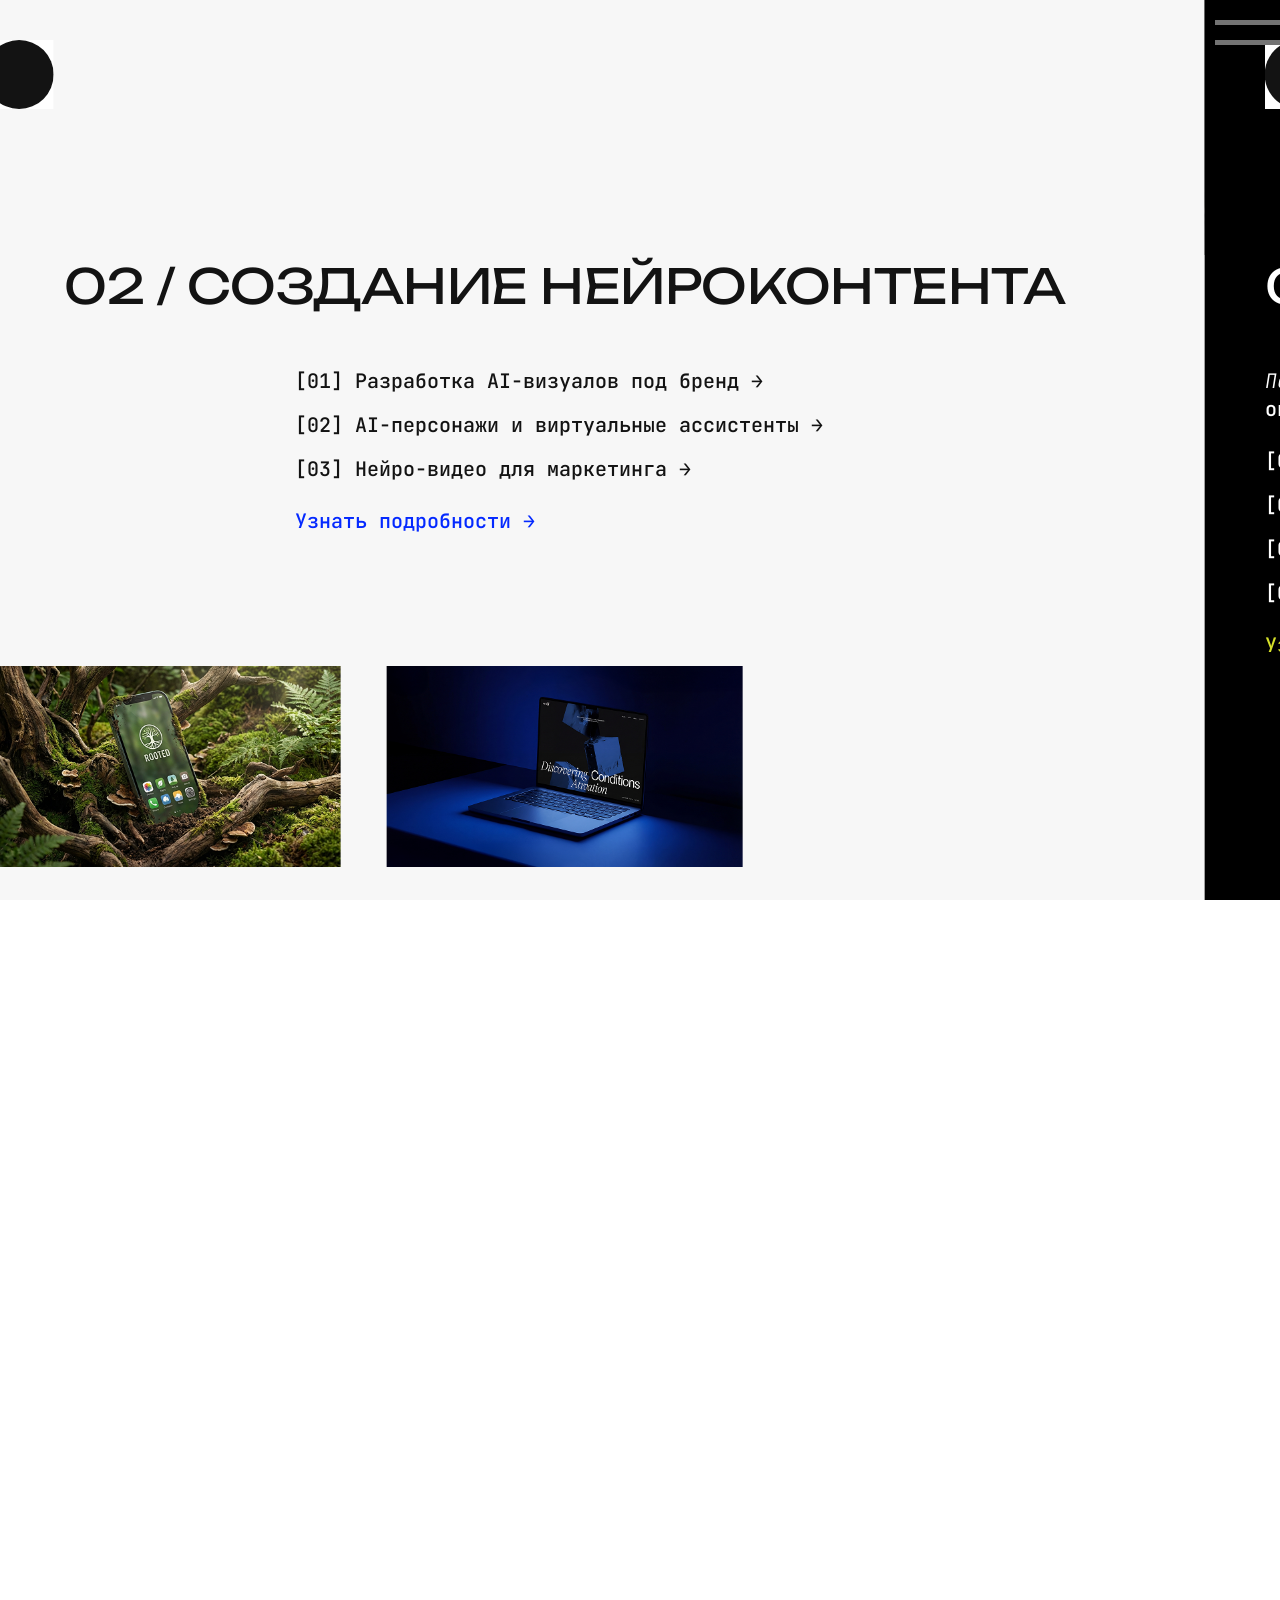
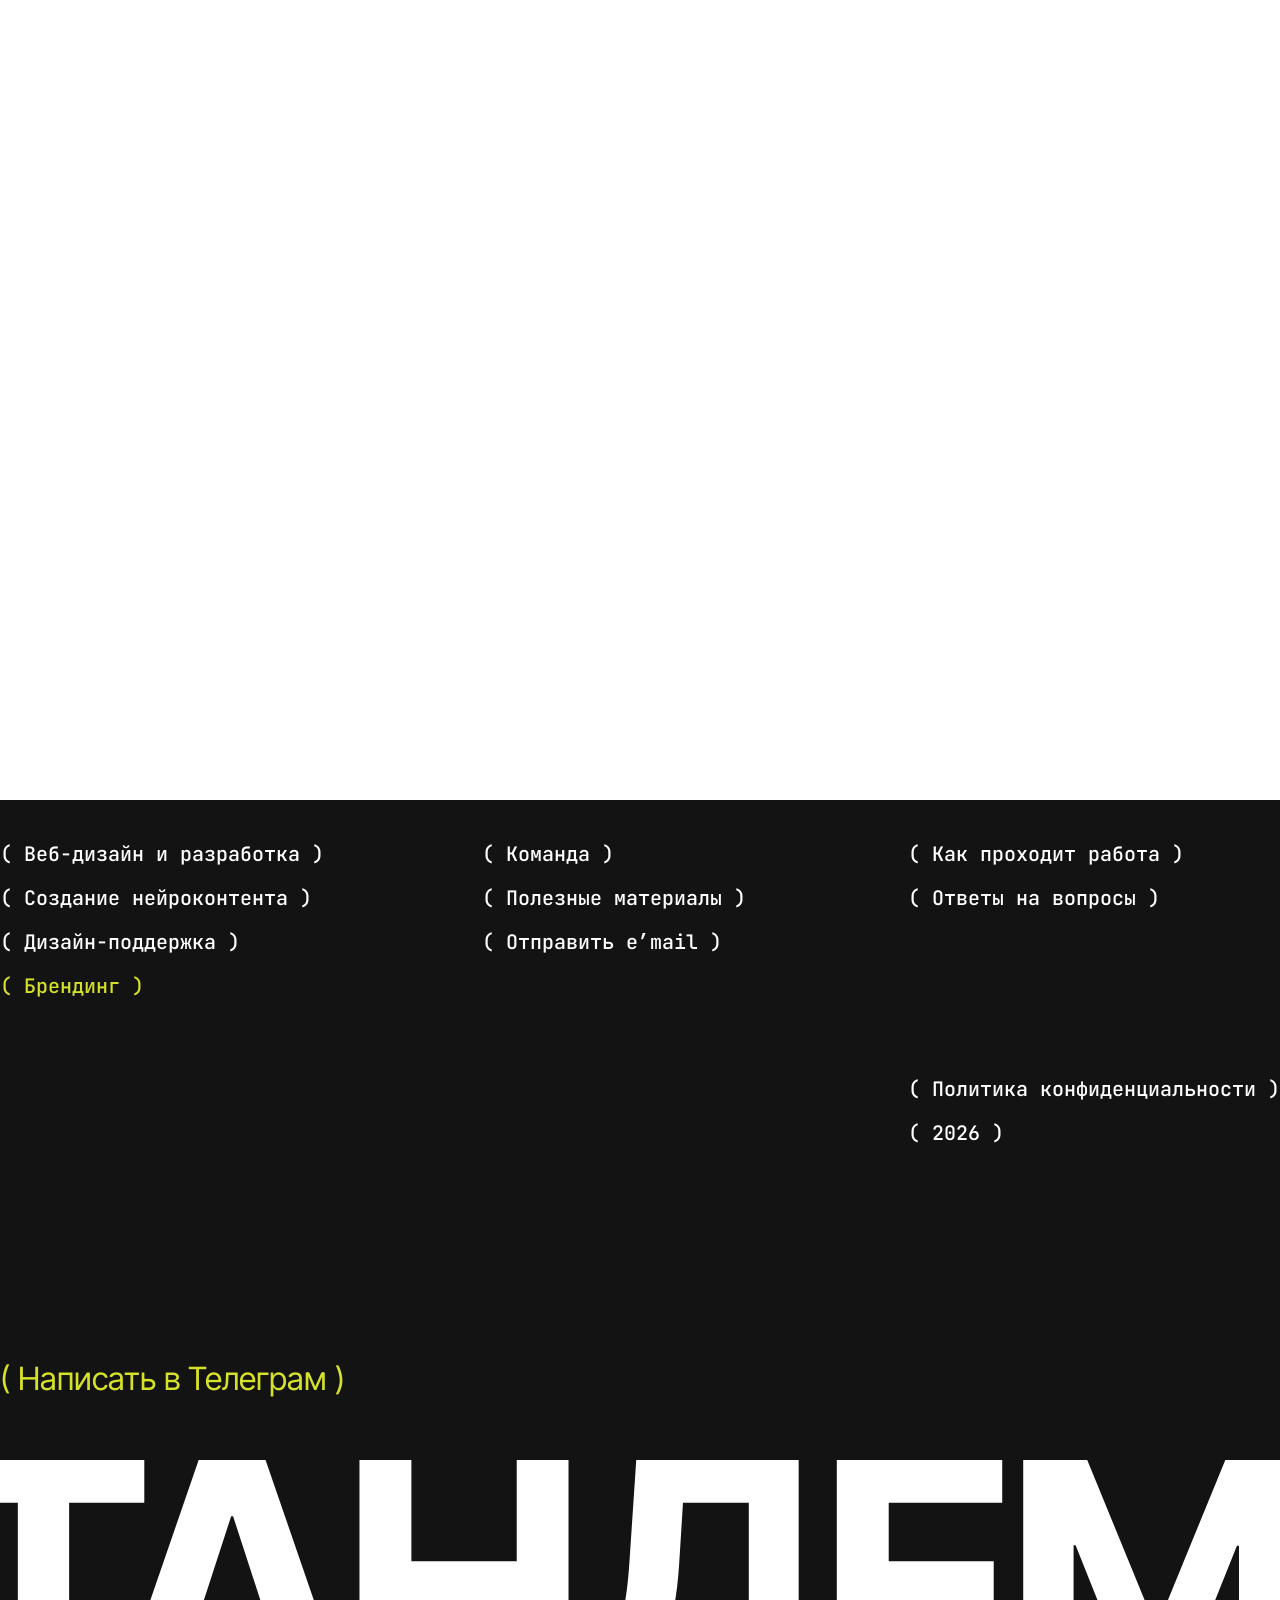
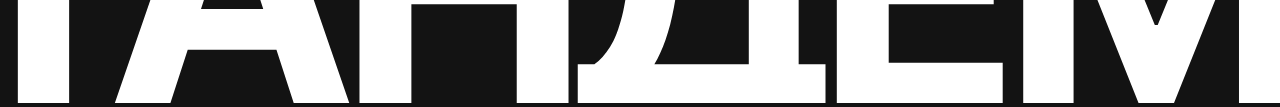
<file: index.html>
<!DOCTYPE html>
<html lang="ru">

<head>
  <meta charset="UTF-8">
  <meta http-equiv="X-UA-Compatible" content="IE=edge">
  <meta name="viewport" content="width=device-width, initial-scale=1.0">
  <title>Document</title>
  <link rel="stylesheet" href="style/style.css">
  <link rel="stylesheet" href="./style/swiper-bundle.min.css">
</head>

<body>

  <div class="menu">
    <div class="menu-close">
      <svg width="75" height="75" viewBox="0 0 75 75" fill="none" xmlns="http://www.w3.org/2000/svg">
        <path
          d="M37.5 4.6875C19.2187 4.6875 4.6875 19.2187 4.6875 37.5C4.6875 55.7812 19.2187 70.3125 37.5 70.3125C55.7812 70.3125 70.3125 55.7812 70.3125 37.5C70.3125 19.2187 55.7812 4.6875 37.5 4.6875ZM50.1562 53.9062L37.5 41.25L24.8438 53.9062L21.0938 50.1562L33.75 37.5L21.0938 24.8438L24.8438 21.0938L37.5 33.75L50.1562 21.0938L53.9062 24.8438L41.25 37.5L53.9062 50.1562L50.1562 53.9062Z"
          fill="#D9D9D9" />
      </svg>
    </div>
    <div class="logo">
      <img src="./media/icons/logo.svg" alt="">
    </div>
    <div class="item">
      <ul>
        <li><a href="">[01] Многостраничные сайты </a></li>
        <li><a href="">[02] Конверсионные лендинги (Mobile First)</a></li>
        <li><a href="">[03] Дизайн-поддержка бизнеса </a></li>
        <li><a href="">[04] Мини-спринты </a></li>
      </ul>
      <ul>
        <li><a href="">[05] Создание нейроконтента</a></li>
        <li><a href="">[06] Брендинг и айдентика</a></li>
      </ul>
      <ul>
        <li><a href="">[07] Кейсы</a></li>
      </ul>
      <ul>
        <li><a href="">[08] Команда</a></li>
        <li><a href="">[09] Как проходит работа</a></li>
        <li><a href="">[10] Ответы на вопросы</a></li>
        <li><a href="">[11] Полезные материалы</a></li>
      </ul>
    </div>
    <div class="telegram-btn">Обсудить задачи </div>
  </div>

  <header>
    <div class="container">
      <div class="empty"></div>
      <div class="header-menu open-menu">
        <span></span>
        <span></span>
      </div>
    </div>
  </header>


  <section class="h-scroll">
    <div class="h-scroll__sticky">
      <div class="h-scroll__content">
        <div class="block center-content">
          <div class="container">
            <div class="top">
              <img src="./media/icons/logo.svg" alt="" class="icon">
            </div>
            <div class="info">
              <h1 class="desk h1-heading">Превращаем ( идеи ) <br>
                в работающий ( дизайн )</h1>
              <h1 class="mob h1-heading">Студия дизайна
                и разработки </h1>

              <ul class="block-list">
                <li class="block-list__item">[01] Веб-дизайн и разработка </li>
                <li class="block-list__item">[02] Дизайн-поддержка </li>
                <li class="block-list__item">[03] Создание нейроконтента </li>
                <li class="block-list__item">[04] Брендинг и айдентика </li>
                <li class="block-list__item">[05] Кейсы →</li>
              </ul>
              <a class="white-btn desk">Обсудить задачи </a>
              <a href="" class="regular-btn green">Обсудить задачи →</a>
            </div>

          </div>
          <div class="background">
            <div class="html" style="">
            </div>
            <style>
              .html {
                display: block;
                width: 50%;
                height: 100vh;
                position: absolute;
                right: 0;
                top: 0;
                background: gray;
              }

              @media (max-width: 1024px) {
                .html {
                  margin-top: 38px;
                  position: relative;
                  width: 100%;
                  height: 100px;
                  top: auto;
                  right: auto;
                }
              }
            </style>
          </div>

        </div>
        <div class="block mob-white">
          <div class="container">
            <div class="top">
              <img src="./media/icons/svg-anim.svg" alt="" class="icon">
            </div>
            <div class="mob mob-img">
              <img src="./media/main/mob/01.png" alt="">
            </div>
            <div class="info">
              <h2 class="h1-heading">01 / Веб-дизайн <br> и разработка </h2>
              <ul class="block-list">
                <li class="block-list__item">[01] Многостраничные сайты </li>
                <li class="block-list__item">[02] Конверсионные лендинги (Mobile First)</li>
                <li class="block-list__item">[03] Дизайн-поддержка бизнеса </li>
                <li class="block-list__item">[04] Мини-спринты </li>
              </ul>
              <a class="regular-btn green">Узнать подробности →</a>

            </div>

          </div>
          <div class="background desk">
            <div class="video-block">
              <img src="./media/main/01.png" alt="" class="video-prev">
              <video src="./media/video/videoR.mp4" muted loop></video>
            </div>
          </div>
        </div>
        <div class="block gallery-block mob-black">
          <div class="container">
            <div class="top">
              <img src="./media/icons/svg-anim.svg" alt="" class="icon">
            </div>
            <div class="mob mob-img">
              <img src="./media/main/mob/02.png" alt="">
            </div>
            <div class="info">
              <h2 class="h1-heading">02 / Создание нейроконтента </h2>
              <ul class="block-list">
                <li class="block-list__item">[01] Разработка AI-визуалов под бренд →</li>
                <li class="block-list__item">[02] AI-персонажи и виртуальные ассистенты →</li>
                <li class="block-list__item">[03] Нейро-видео для маркетинга →</li>
              </ul>
              <div class="regular-btn blue">Узнать подробности →</div>

            </div>

            <div class="gallery desk">
              <img src="./media/main/02/01.png" alt="">
              <img src="./media/main/02/02.png" alt="">
              <video src="./media/video/videoR.mp4" muted></video>
            </div>

          </div>
        </div>
        <div class="block mob-white">
          <div class="container">
            <div class="top">
              <img src="./media/icons/svg-anim.svg" alt="" class="icon">
            </div>
            <div class="mob mob-img">
              <img src="./media/main/mob/03.png" alt="">
            </div>
            <div class="info">
              <h2 class="h1-heading">03 / Дизайн-поддержка </h2>
              <p class="description"><span>Помогаем маркетологам и менеджерам закрывать задачи по дизайну — <br></span>
                оперативно, точно и в нужном стиле. </p>
              <ul class="block-list">
                <li class="block-list__item">[01] Многостраничные сайты </li>
                <li class="block-list__item">[02] Конверсионные лендинги (Mobile First)</li>
                <li class="block-list__item">[03] Дизайн-поддержка бизнеса </li>
                <li class="block-list__item">[04] Мини-спринты </li>
              </ul>
              <a class="regular-btn green">Узнать подробности →</a>

            </div>

          </div>
          <div class="background desk">
            <div class="video-block">
              <img src="./media/main/01.png" alt="" class="video-prev">
              <video src="./media/video/videoR.mp4" muted loop></video>
            </div>
          </div>
        </div>
        <div class="block gallery-block mob-black">
          <div class="container">
            <div class="top">
              <img src="./media/icons/svg-anim.svg" alt="" class="icon">
            </div>
            <div class="mob mob-img">
              <img src="./media/main/mob/04.png" alt="">
            </div>
            <div class="info">
              <h2 class="h1-heading">04 / Брендинг и айдентика )</h2>
              <ul class="block-list">
                <li class="block-list__item">[01] Архитектура бренда → </li>
                <li class="block-list__item">[01] Смысловая платформа →</li>
                <li class="block-list__item">[01] Визуальная ДНК бренда →</li>
                <li class="block-list__item">[01] Digital-айдентика →</li>
              </ul>
              <div class="regular-btn blue">Узнать подробности →</div>

            </div>

            <div class="gallery">
              <img src="./media/main/04/01.png" alt="">
              <video src="./media/video/videoR.mp4" muted></video>
              <img src="./media/main/04/01.png" alt="">
            </div>

          </div>
        </div>
        <div class="block full-width-background mob-white desk">
          <div class="container">
            <div class="top">
              <img src="./media/icons/svg-anim.svg" alt="" class="icon">
            </div>
            <div class="mob mob-img">
              <img src="./media/main/mob/05.png" alt="">
            </div>
            <div class="info">
              <h2 class="h1-heading">05 / КЕЙСЫ</h2>
              <a class="regular-btn green">Смотреть →</a>

            </div>

          </div>
          <div class="background desk">
            <video src="./media/video/videoR.mp4"></video>
          </div>
        </div>
        <div class="block full-width-background mob-white desk">
          <div class="container">
            <div class="top">
              <img src="./media/icons/svg-anim.svg" alt="" class="icon">
            </div>
            <div class="mob mob-img">
              <img src="./media/main/mob/05.png" alt="">
            </div>
            <div class="info">
              <h2 class="h1-heading">06 / Команда </h2>
              <ul class="block-list">
                <li class="block-list__item">[01] Познакомьтесь с командой</li>
                <li class="block-list__item">[01] Как проходит работа</li>
                <li class="block-list__item">[01] Почему с нами легко</li>
                <li class="block-list__item">[01] Контакты</li>
              </ul>
              <a class="regular-btn green">Узнать подробности →</a>
            </div>

          </div>
          <div class="background desk">
            <img src="./media/main/06.png" alt="">
          </div>
        </div>
        <div class="block full-width-background mob-white mob">
          <div class="container">
            <div class="top">
              <img src="./media/icons/svg-anim.svg" alt="" class="icon">
            </div>
            <div class="mob mob-img">
              <img src="./media/main/mob/05.png" alt="">
            </div>
            <div class="info">
              <h2 class="h1-heading">05 / Команда </h2>
              <ul class="block-list">
                <li class="block-list__item">[01] Познакомьтесь с командой</li>
                <li class="block-list__item">[01] Как проходит работа</li>
                <li class="block-list__item">[01] Почему с нами легко</li>
                <li class="block-list__item">[01] Контакты</li>
              </ul>
              <a class="regular-btn green">Узнать подробности →</a>
            </div>

          </div>
          <div class="background desk">
            <img src="./media/main/06.png" alt="">
          </div>
        </div>
        <div class="block full-width-background mob-black mob">
          <div class="container">
            <div class="top">
              <img src="./media/icons/svg-anim.svg" alt="" class="icon">
            </div>
            <div class="mob mob-img">
              <img src="./media/main/mob/05.png" alt="">
            </div>
            <div class="info">
              <h2 class="h1-heading">06 / КЕЙСЫ</h2>
              <a class="regular-btn green">Смотреть →</a>

            </div>

          </div>
          <div class="background desk">
            <video src="./media/video/videoR.mp4"></video>
          </div>
        </div>

        <div class="block mob-black">
          <div class="container">
            <div class="top">
              <img src="./media/icons/svg-anim.svg" alt="" class="icon">
            </div>
            <div class="mob mob-img">
              <img src="./media/main/mob/07.png" alt="">
            </div>
            <div class="info">
              <h2 class="h1-heading">07 / ПОЛЕЗНЫЕ <br> МАТЕРИАЛЫ</h2>
              <ul class="block-list desk">
                <li class="block-list__item">[01] Как посчитать стоимость сайта</li>
                <li class="block-list__item">[02] Сколько времени закладывать на создание сайта</li>
                <li class="block-list__item">[03] Тема популярная 1</li>
                <li class="block-list__item">[04] Тема популярная 2</li>
              </ul>
              <a class="regular-btn green">Узнать подробности →</a>

            </div>

          </div>
          <div class="background desk">
            <div class="video-block">
              <img src="./media/main/07.png" alt="" class="video-prev">
              <video src="./media/video/videoR.mp4" muted loop></video>
            </div>
          </div>
        </div>

      </div>
    </div>
  </section>

  <footer>
    <div class="container">
      <div class="footer-section">
        <div class="footer-list">
          <a href="" class="footer-list__item">( Веб-дизайн и разработка )</a>
          <a href="" class="footer-list__item">( Создание нейроконтента )</a>
          <a href="" class="footer-list__item">( Дизайн-поддержка )</a>
          <a href="" class="footer-list__item">( Брендинг )</a>
        </div>
        <div class="footer-list">
          <a href="" class="footer-list__item">( Команда )</a>
          <a href="" class="footer-list__item">( Полезные материалы )</a>
          <a href="" class="footer-tg mob">( Написать в Телеграм )</a>
          <a href="" class="footer-list__item">( Отправить e’mail )</a>
        </div>
      </div>
      <div class="footer-section">
        <div class="footer-list">
          <a href="" class="footer-list__item">( Как проходит работа )</a>
          <a href="" class="footer-list__item">( Ответы на вопросы )</a>
        </div>
        <div class="footer-list">
          <a href="" class="footer-list__item">( Политика конфиденциальности )</a>
          <a href="" class="footer-list__item">( 2026 )</a>
        </div>
      </div>
    </div>
    <div class="container"><a href="" class="footer-tg desk">( Написать в Телеграм )</a></div>
    <img src="./media/footer/logo.svg" alt="" class="footer-bg">
  </footer>


  <script src="js/swiper-bundle.min.js"></script>
  <script src="js/app.js"></script>
</body>

</html>
</file>
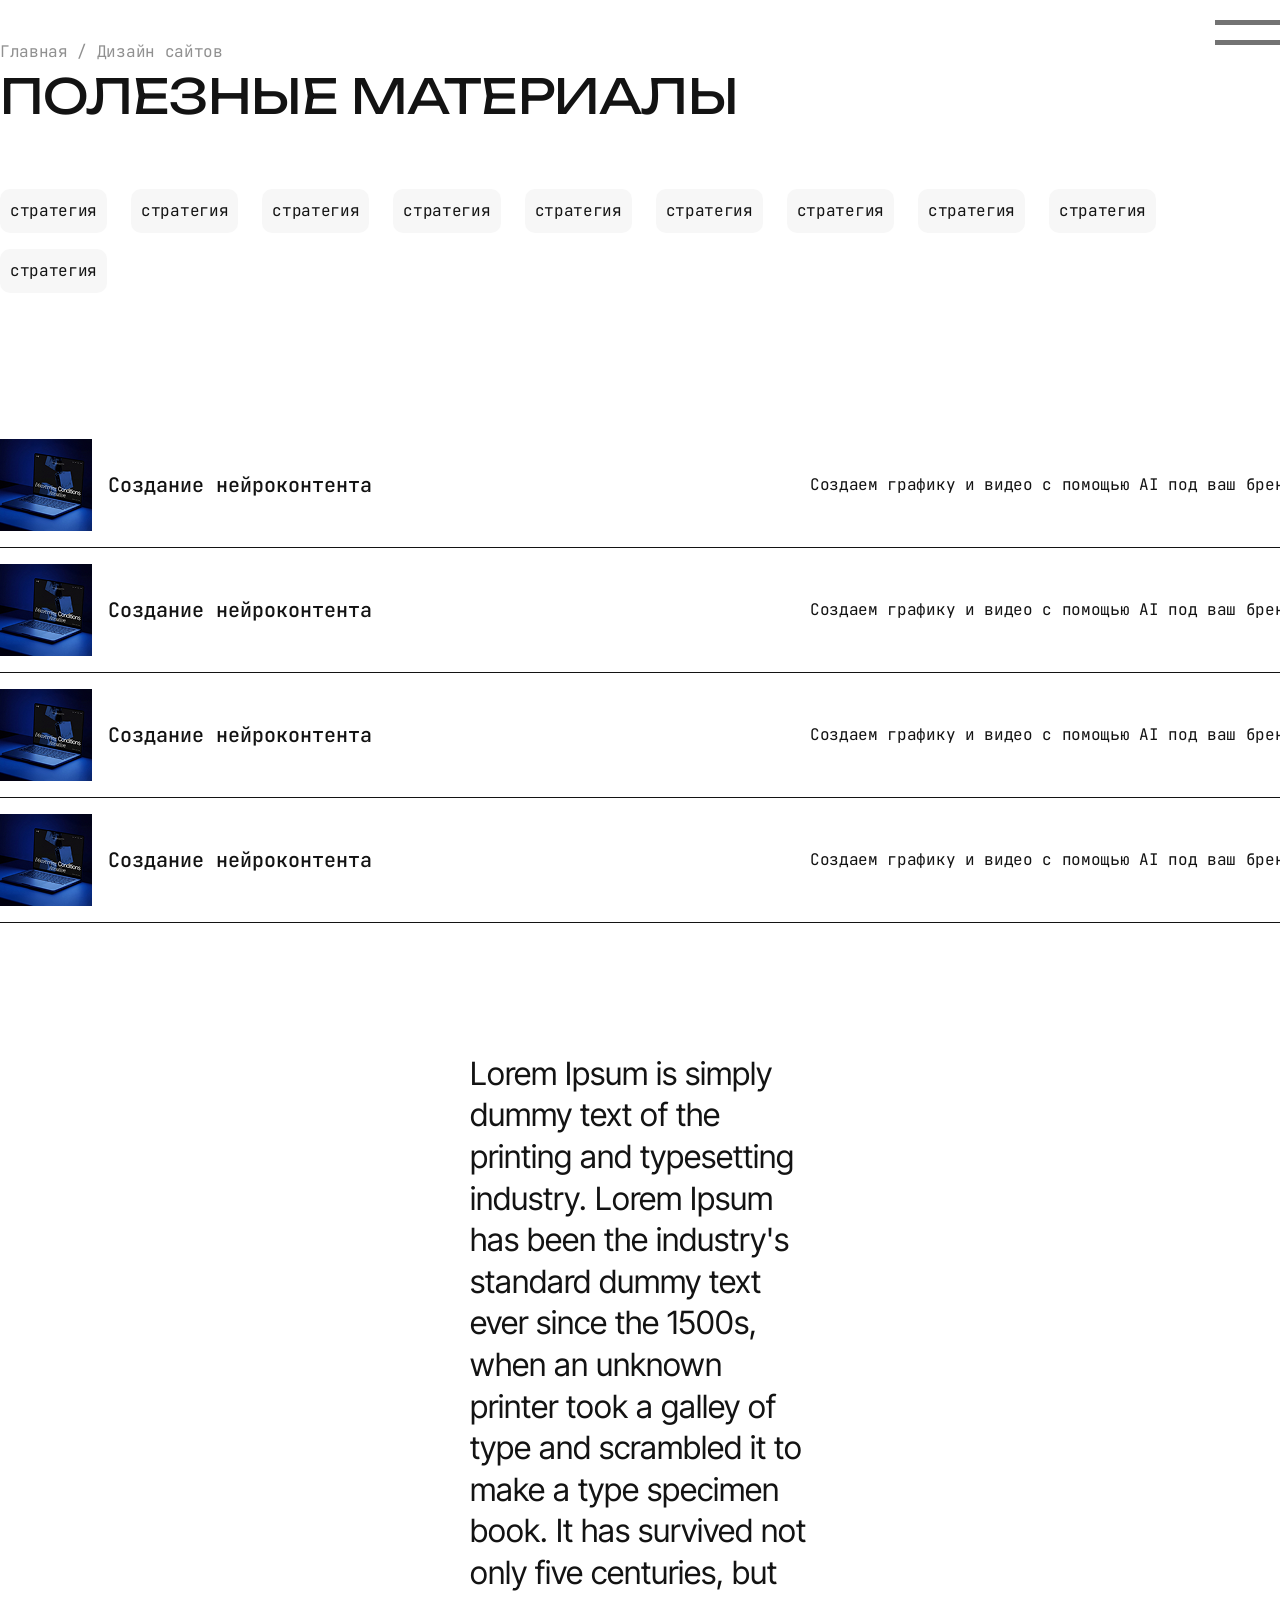
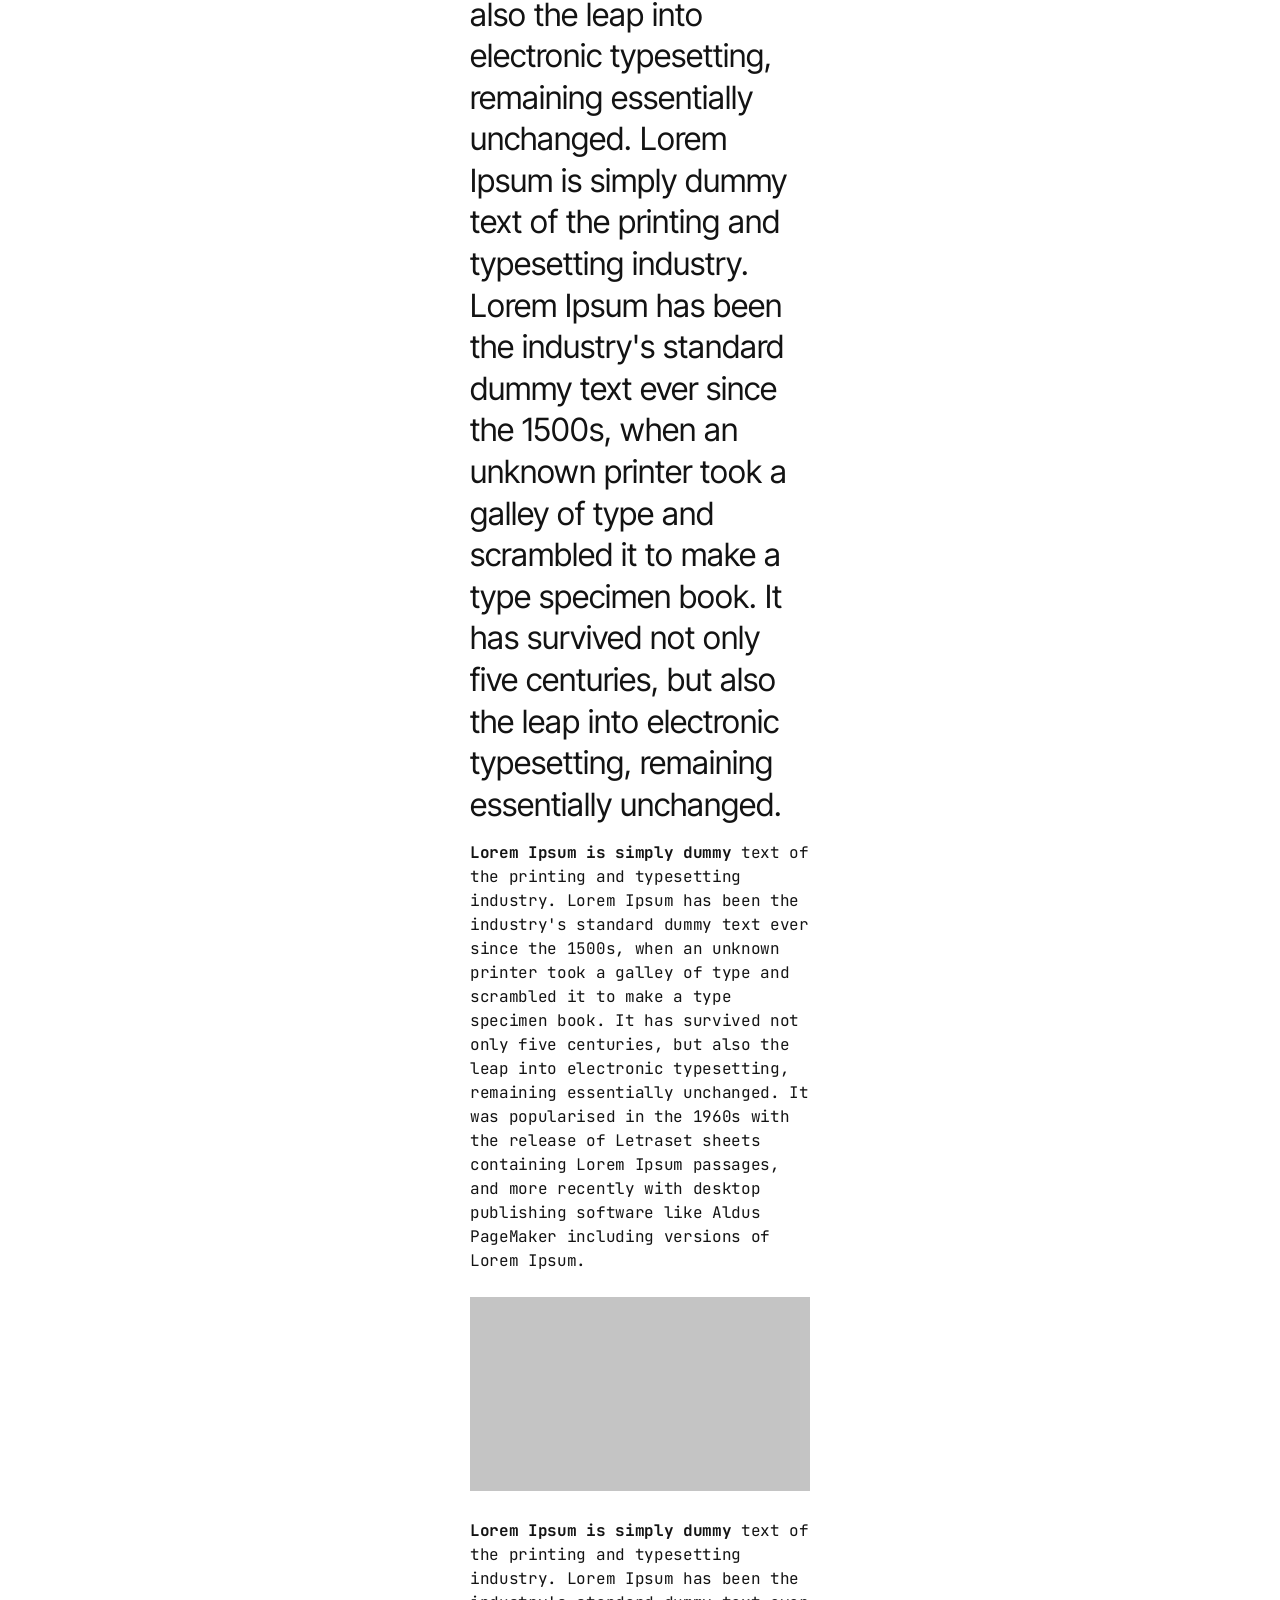
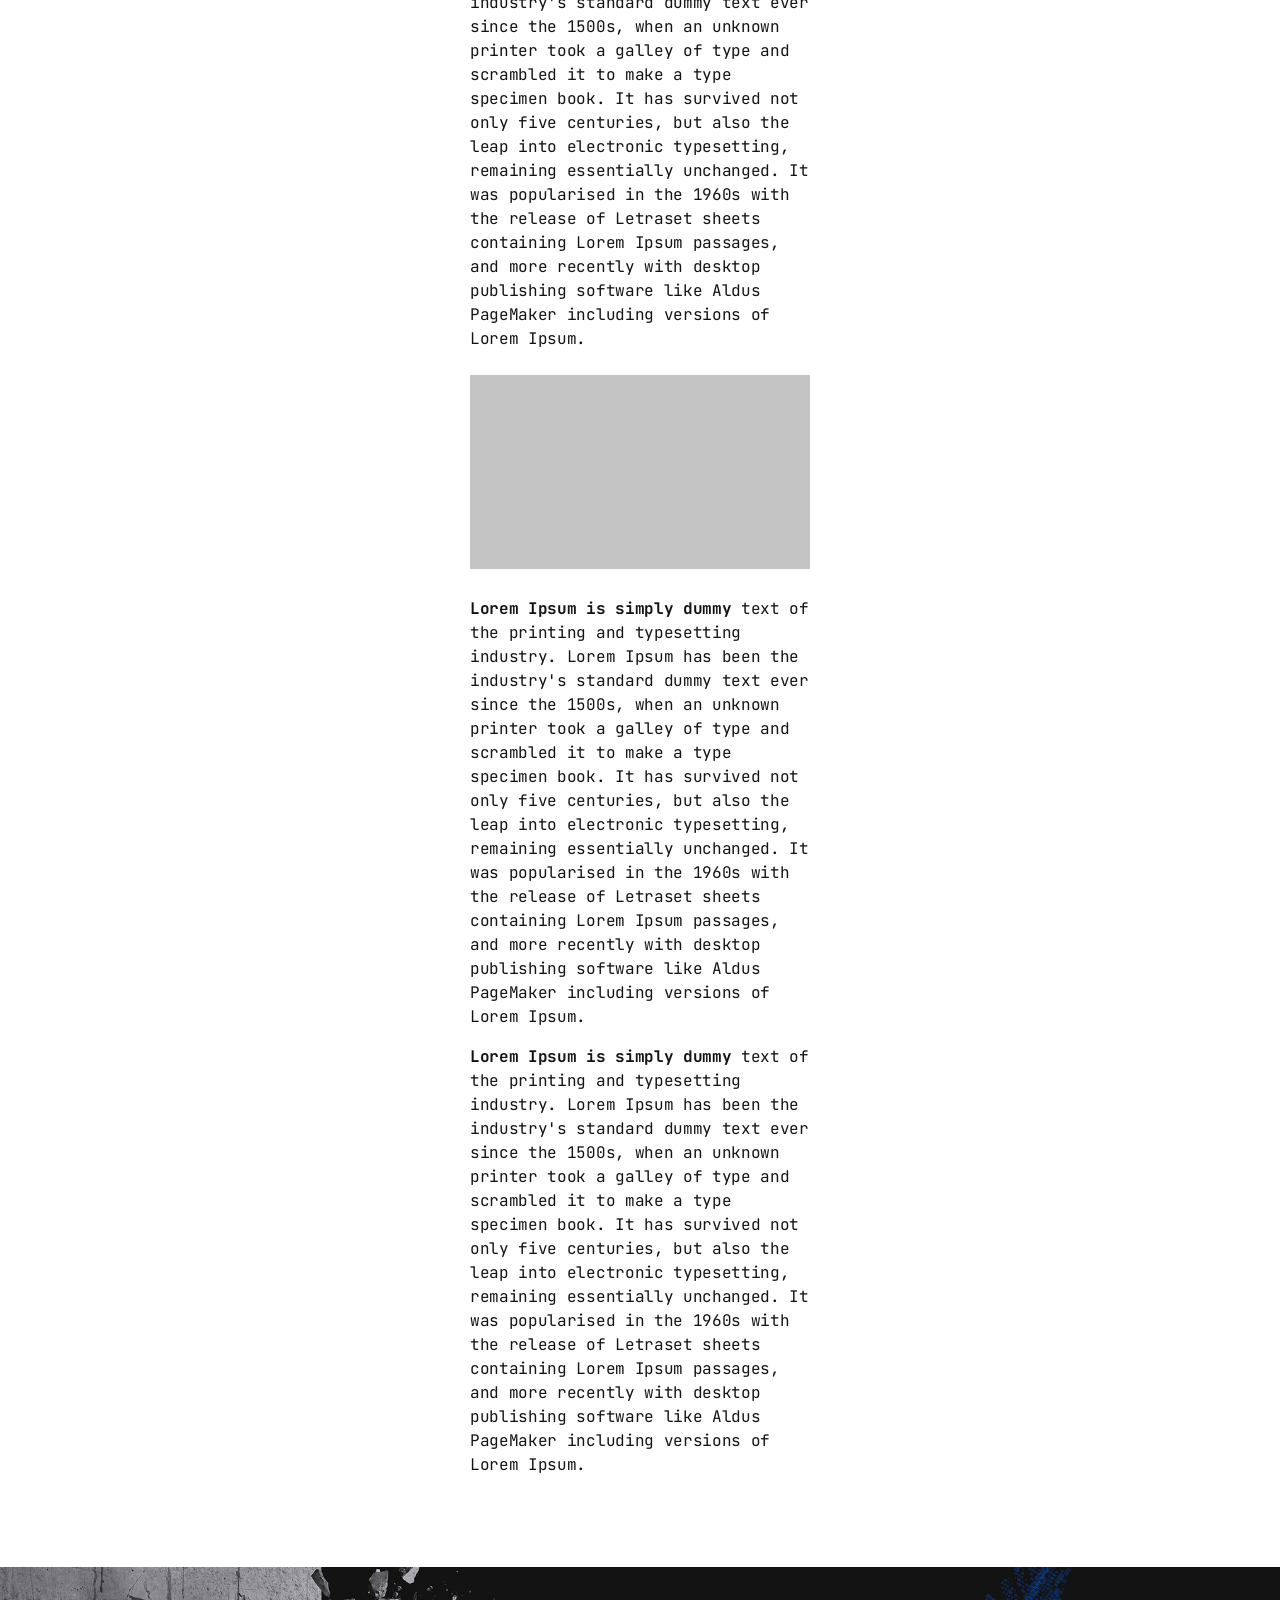
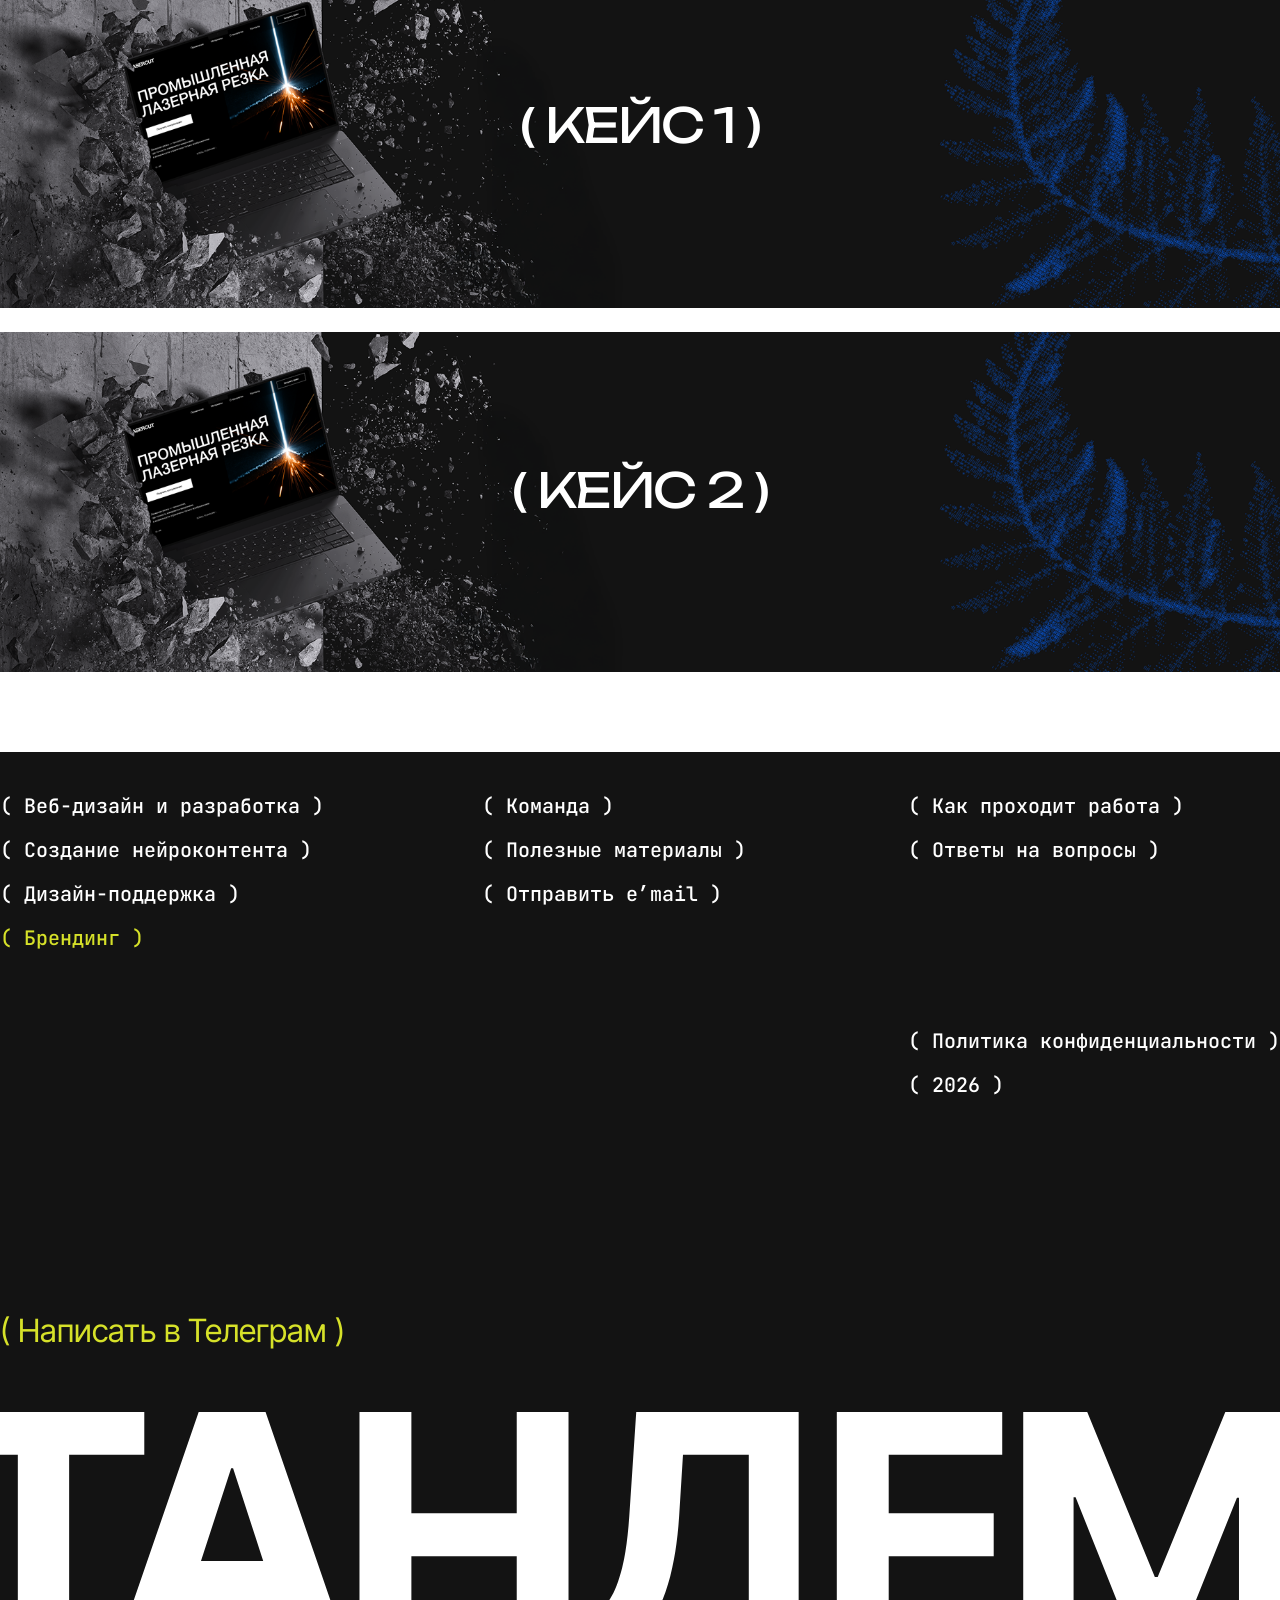
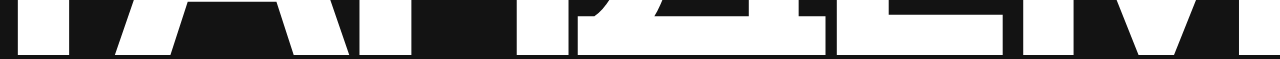
<file: blog.html>
<!DOCTYPE html>
<html lang="ru">

<head>
  <meta charset="UTF-8">
  <meta http-equiv="X-UA-Compatible" content="IE=edge">
  <meta name="viewport" content="width=device-width, initial-scale=1.0">
  <title>Document</title>
  <link rel="stylesheet" href="style/style.css">
  <link rel="stylesheet" href="./style/swiper-bundle.min.css">
</head>

<body>

  <div class="menu">
    <div class="menu-close">
      <svg width="75" height="75" viewBox="0 0 75 75" fill="none" xmlns="http://www.w3.org/2000/svg">
        <path
          d="M37.5 4.6875C19.2187 4.6875 4.6875 19.2187 4.6875 37.5C4.6875 55.7812 19.2187 70.3125 37.5 70.3125C55.7812 70.3125 70.3125 55.7812 70.3125 37.5C70.3125 19.2187 55.7812 4.6875 37.5 4.6875ZM50.1562 53.9062L37.5 41.25L24.8438 53.9062L21.0938 50.1562L33.75 37.5L21.0938 24.8438L24.8438 21.0938L37.5 33.75L50.1562 21.0938L53.9062 24.8438L41.25 37.5L53.9062 50.1562L50.1562 53.9062Z"
          fill="#D9D9D9" />
      </svg>
    </div>
    <div class="logo">
      <img src="./media/icons/logo.svg" alt="">
    </div>
    <div class="item">
      <ul>
        <li><a href="">[01] Многостраничные сайты </a></li>
        <li><a href="">[02] Конверсионные лендинги (Mobile First)</a></li>
        <li><a href="">[03] Дизайн-поддержка бизнеса </a></li>
        <li><a href="">[04] Мини-спринты </a></li>
      </ul>
      <ul>
        <li><a href="">[05] Создание нейроконтента</a></li>
        <li><a href="">[06] Брендинг и айдентика</a></li>
      </ul>
      <ul>
        <li><a href="">[07] Кейсы</a></li>
      </ul>
      <ul>
        <li><a href="">[08] Команда</a></li>
        <li><a href="">[09] Как проходит работа</a></li>
        <li><a href="">[10] Ответы на вопросы</a></li>
        <li><a href="">[11] Полезные материалы</a></li>
      </ul>
    </div>
    <div class="telegram-btn">Обсудить задачи </div>
  </div>

  <header>
    <div class="container">
      <div class="empty"></div>
      <div class="header-menu open-menu">
        <span></span>
        <span></span>
      </div>
    </div>
  </header>

  <main>
    <section class="bread-crumbs">
      <div class="container">
        <p>Главная / Дизайн сайтов</p>
      </div>
    </section>
    <section class="blog-heading">
      <div class="container">
        <h1 class="h1-heading">Полезные материалы</h1>
        <div class="wrapper">
          <div class="item">стратегия</div>
          <div class="item">стратегия</div>
          <div class="item">стратегия</div>
          <div class="item">стратегия</div>
          <div class="item">стратегия</div>
          <div class="item">стратегия</div>
          <div class="item">стратегия</div>
          <div class="item">стратегия</div>
          <div class="item">стратегия</div>
          <div class="item">стратегия</div>
        </div>
      </div>
    </section>
    <section class="another-deal">
      <div class="container">
        <div class="wrapper">
          <div class="item">
            <div class="item-name">
              <img src="./media/blog/blog.png" alt="" class="item-img">
              <p class="text">Создание нейроконтента</p>
            </div>
            <div class="item-description">
              <p class="text">Создаем графику и видео с помощью AI под ваш бренд</p>
            </div>
            <div class="item-link"><a href="" class="text">подробности →</a></div>
          </div>
          <div class="item">
            <div class="item-name">
              <img src="./media/blog/blog.png" alt="" class="item-img">
              <p class="text">Создание нейроконтента</p>
            </div>
            <div class="item-description">
              <p class="text">Создаем графику и видео с помощью AI под ваш бренд</p>
            </div>
            <div class="item-link"><a href="" class="text">подробности →</a></div>
          </div>
          <div class="item">
            <div class="item-name">
              <img src="./media/blog/blog.png" alt="" class="item-img">
              <p class="text">Создание нейроконтента</p>
            </div>
            <div class="item-description">
              <p class="text">Создаем графику и видео с помощью AI под ваш бренд</p>
            </div>
            <div class="item-link"><a href="" class="text">подробности →</a></div>
          </div>
          <div class="item">
            <div class="item-name">
              <img src="./media/blog/blog.png" alt="" class="item-img">
              <p class="text">Создание нейроконтента</p>
            </div>
            <div class="item-description">
              <p class="text">Создаем графику и видео с помощью AI под ваш бренд</p>
            </div>
            <div class="item-link"><a href="" class="text">подробности →</a></div>
          </div>
        </div>
      </div>
    </section>
    <section class="blog-section">
      <div class="container">
        <h3>Lorem Ipsum is simply dummy text of the printing and typesetting industry. Lorem Ipsum has been the
          industry's standard dummy text ever since the 1500s, when an unknown printer took a galley of type and
          scrambled it to make a type specimen book. It has survived not only five centuries, but also the leap into
          electronic typesetting, remaining essentially unchanged. Lorem Ipsum is simply dummy text of the printing and
          typesetting industry. Lorem Ipsum has been the industry's standard dummy text ever since the 1500s, when an
          unknown printer took a galley of type and scrambled it to make a type specimen book. It has survived not only
          five centuries, but also the leap into electronic typesetting, remaining essentially unchanged. </h3>
        <p><strong>Lorem Ipsum is simply dummy</strong> text of the printing and typesetting industry. Lorem Ipsum has
          been the
          industry's standard dummy text ever since the 1500s, when an unknown printer took a galley of type and
          scrambled it to make a type specimen book. It has survived not only five centuries, but also the leap into
          electronic typesetting, remaining essentially unchanged. It was popularised in the 1960s with the release of
          Letraset sheets containing Lorem Ipsum passages, and more recently with desktop publishing software like Aldus
          PageMaker including versions of Lorem Ipsum.</p>
        <img src="./media/team/horizontal.png" alt="">
        <p><strong>Lorem Ipsum is simply dummy</strong> text of the printing and typesetting industry. Lorem Ipsum has
          been the
          industry's standard dummy text ever since the 1500s, when an unknown printer took a galley of type and
          scrambled it to make a type specimen book. It has survived not only five centuries, but also the leap into
          electronic typesetting, remaining essentially unchanged. It was popularised in the 1960s with the release of
          Letraset sheets containing Lorem Ipsum passages, and more recently with desktop publishing software like Aldus
          PageMaker including versions of Lorem Ipsum.</p>
        <img src="./media/team/horizontal.png" alt="">
        <p><strong>Lorem Ipsum is simply dummy</strong> text of the printing and typesetting industry. Lorem Ipsum has
          been the
          industry's standard dummy text ever since the 1500s, when an unknown printer took a galley of type and
          scrambled it to make a type specimen book. It has survived not only five centuries, but also the leap into
          electronic typesetting, remaining essentially unchanged. It was popularised in the 1960s with the release of
          Letraset sheets containing Lorem Ipsum passages, and more recently with desktop publishing software like Aldus
          PageMaker including versions of Lorem Ipsum.</p>
        <p><strong>Lorem Ipsum is simply dummy</strong> text of the printing and typesetting industry. Lorem Ipsum has
          been the
          industry's standard dummy text ever since the 1500s, when an unknown printer took a galley of type and
          scrambled it to make a type specimen book. It has survived not only five centuries, but also the leap into
          electronic typesetting, remaining essentially unchanged. It was popularised in the 1960s with the release of
          Letraset sheets containing Lorem Ipsum passages, and more recently with desktop publishing software like Aldus
          PageMaker including versions of Lorem Ipsum.</p>
      </div>
    </section>
    <section class="link-block">
      <div class="container">
        <a href="">
          <img src="./media/deal/link-block.png" alt="" class="bg desk">
          <img src="./media/deal/link-block-mib.png" alt="" class="bg mob">
          <p class="text">( Кейс 1 )</p>
        </a>
      </div>
    </section>
    <section class="link-block" style="margin-bottom: 80px;">
      <div class="container">
        <a href="">
          <img src="./media/deal/link-block.png" alt="" class="bg desk">
          <img src="./media/deal/link-block-mib.png" alt="" class="bg mob">
          <p class="text">( Кейс 2 )</p>
        </a>
      </div>
    </section>
  </main>

  <footer>
    <div class="container">
      <div class="footer-section">
        <div class="footer-list">
          <a href="" class="footer-list__item">( Веб-дизайн и разработка )</a>
          <a href="" class="footer-list__item">( Создание нейроконтента )</a>
          <a href="" class="footer-list__item">( Дизайн-поддержка )</a>
          <a href="" class="footer-list__item">( Брендинг )</a>
        </div>
        <div class="footer-list">
          <a href="" class="footer-list__item">( Команда )</a>
          <a href="" class="footer-list__item">( Полезные материалы )</a>
          <a href="" class="footer-tg mob">( Написать в Телеграм )</a>
          <a href="" class="footer-list__item">( Отправить e’mail )</a>
        </div>
      </div>
      <div class="footer-section">
        <div class="footer-list">
          <a href="" class="footer-list__item">( Как проходит работа )</a>
          <a href="" class="footer-list__item">( Ответы на вопросы )</a>
        </div>
        <div class="footer-list">
          <a href="" class="footer-list__item">( Политика конфиденциальности )</a>
          <a href="" class="footer-list__item">( 2026 )</a>
        </div>
      </div>
    </div>
    <div class="container"><a href="" class="footer-tg desk">( Написать в Телеграм )</a></div>
    <img src="./media/footer/logo.svg" alt="" class="footer-bg">
  </footer>


  <script src="js/swiper-bundle.min.js"></script>
  <script src="js/app.js"></script>
</body>

</html>
</file>
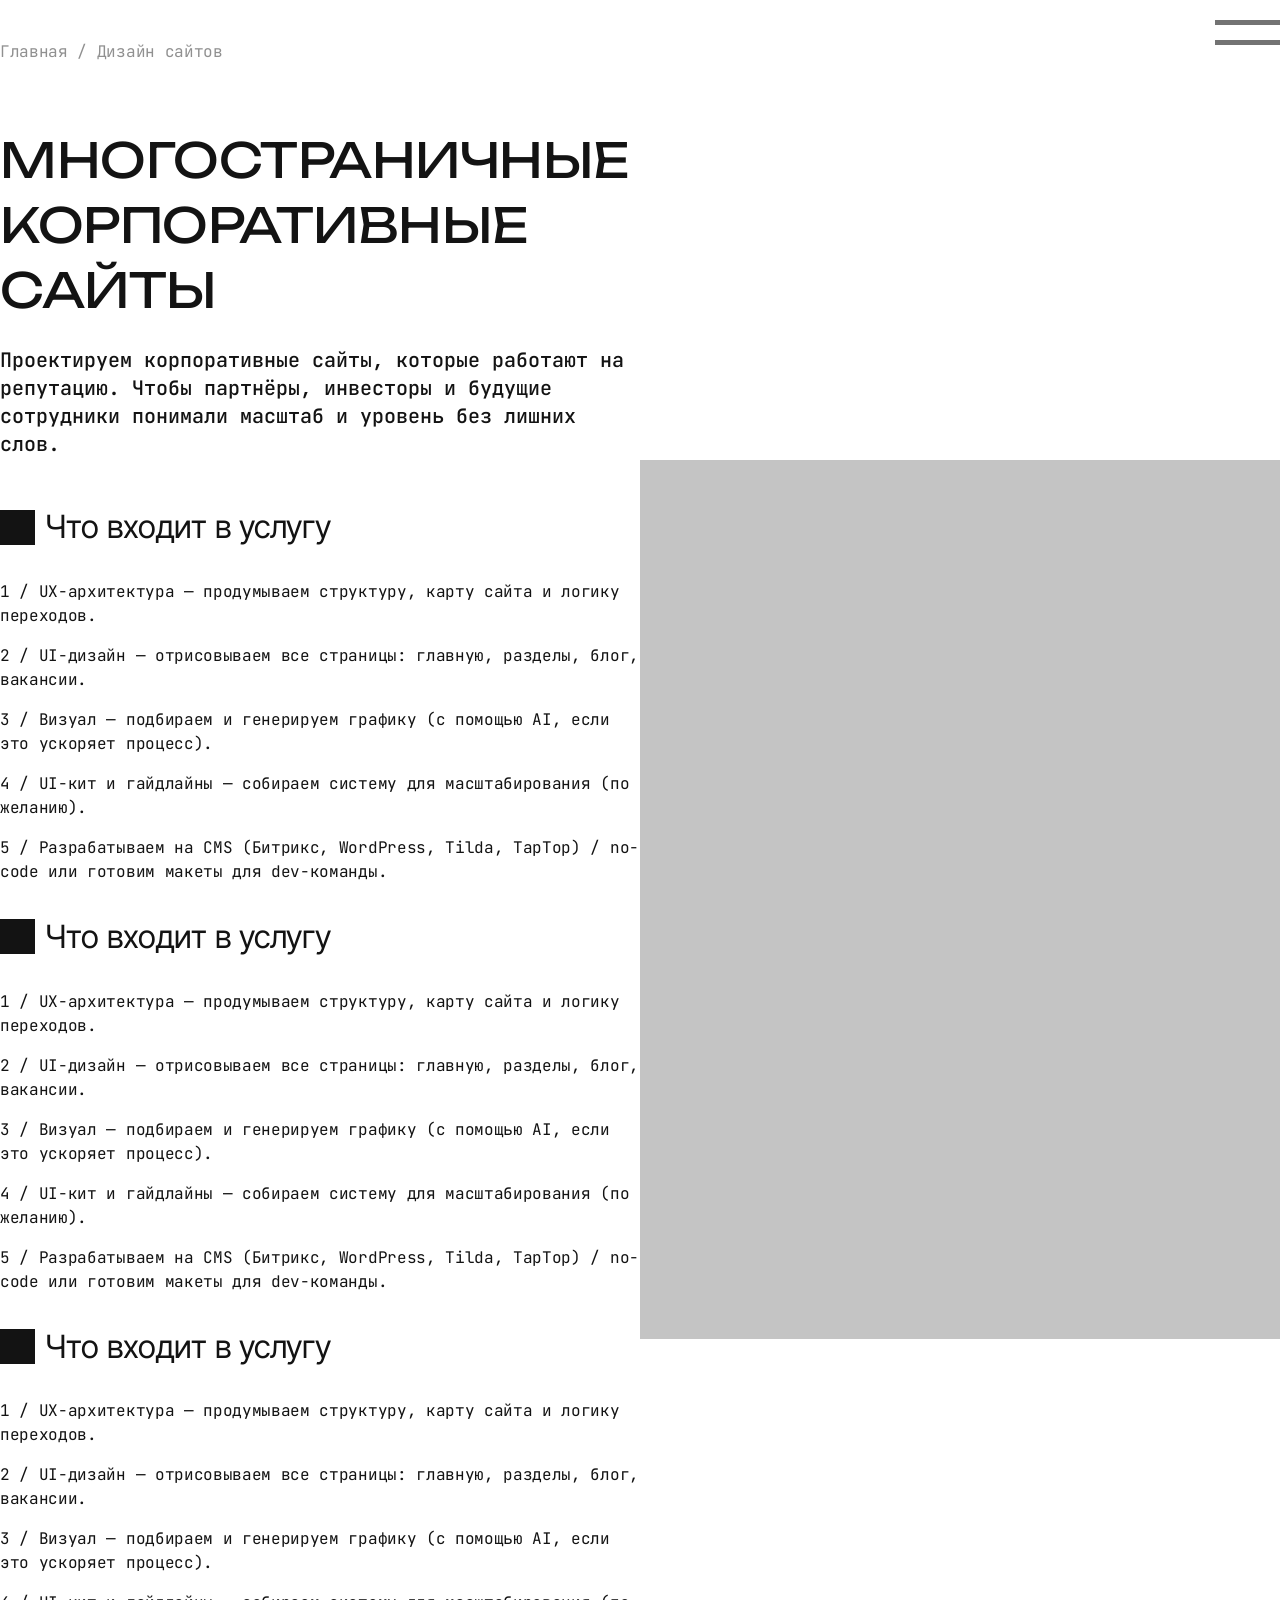
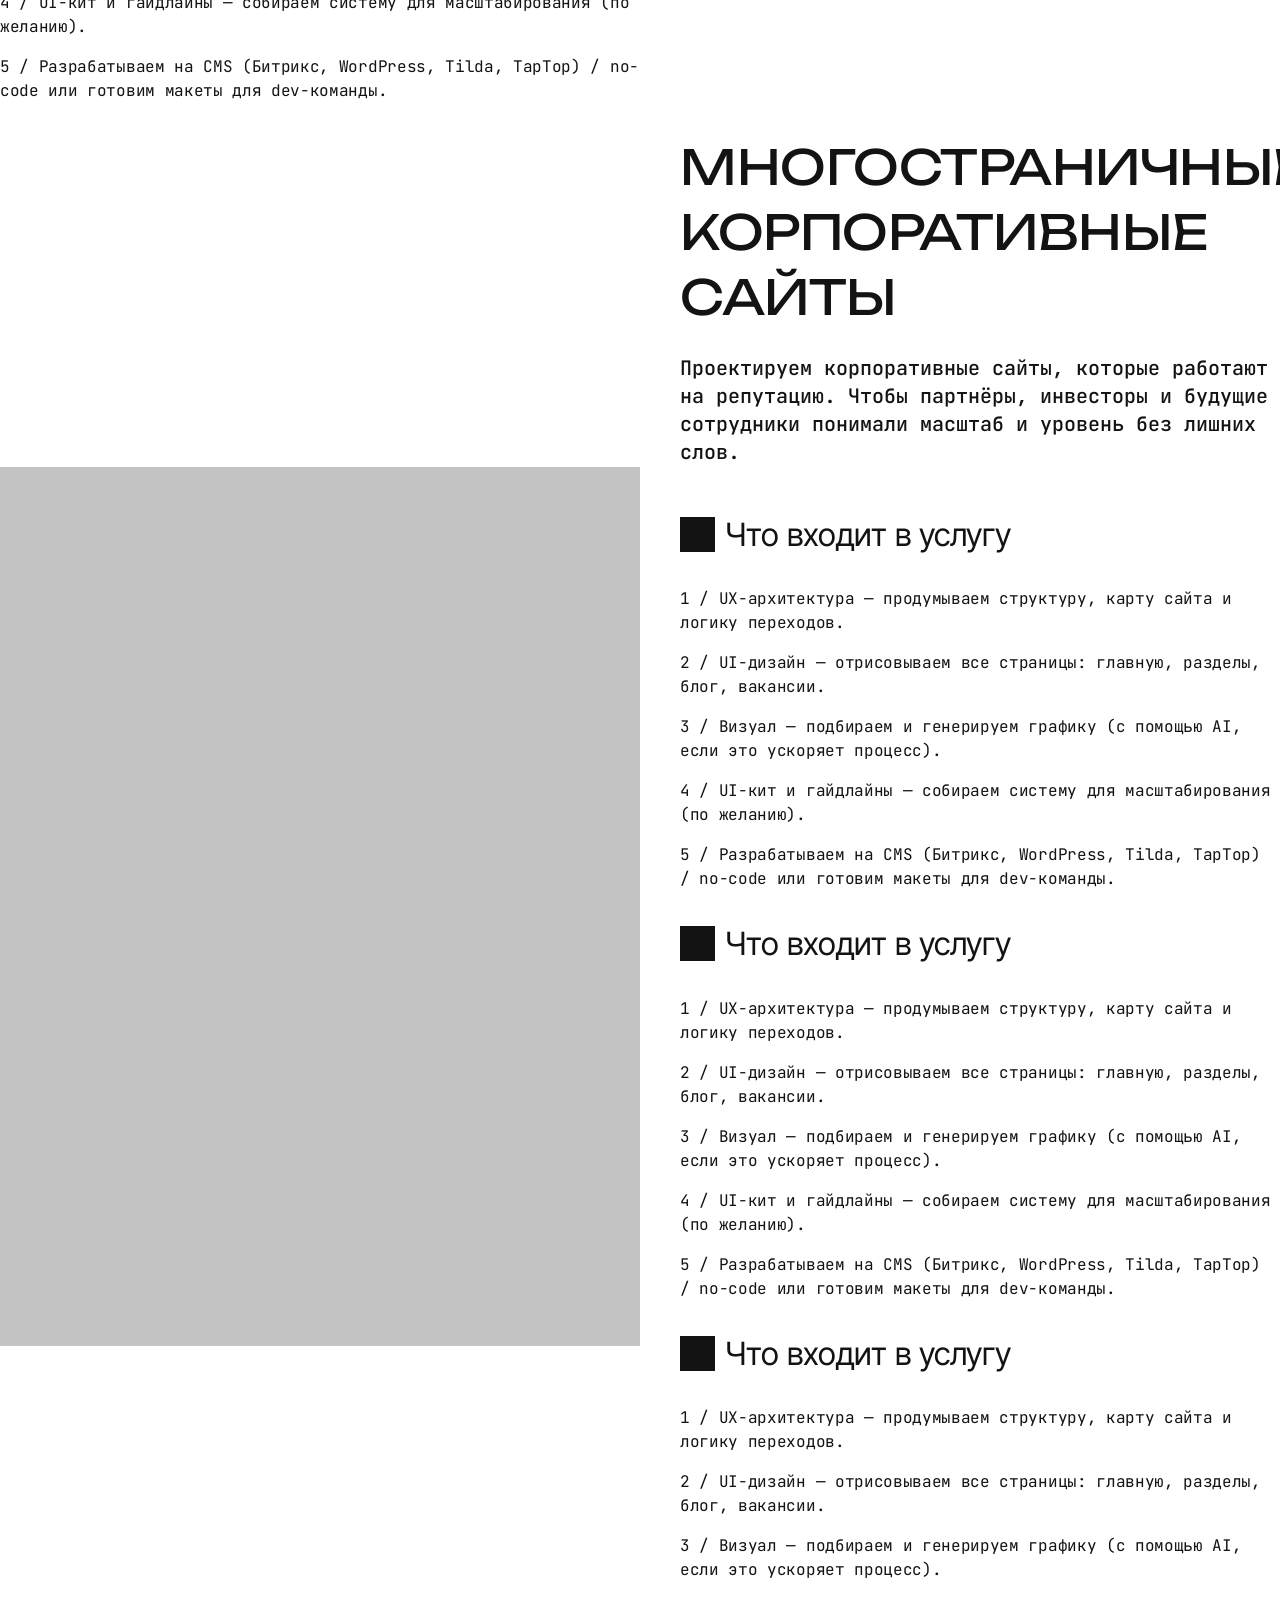
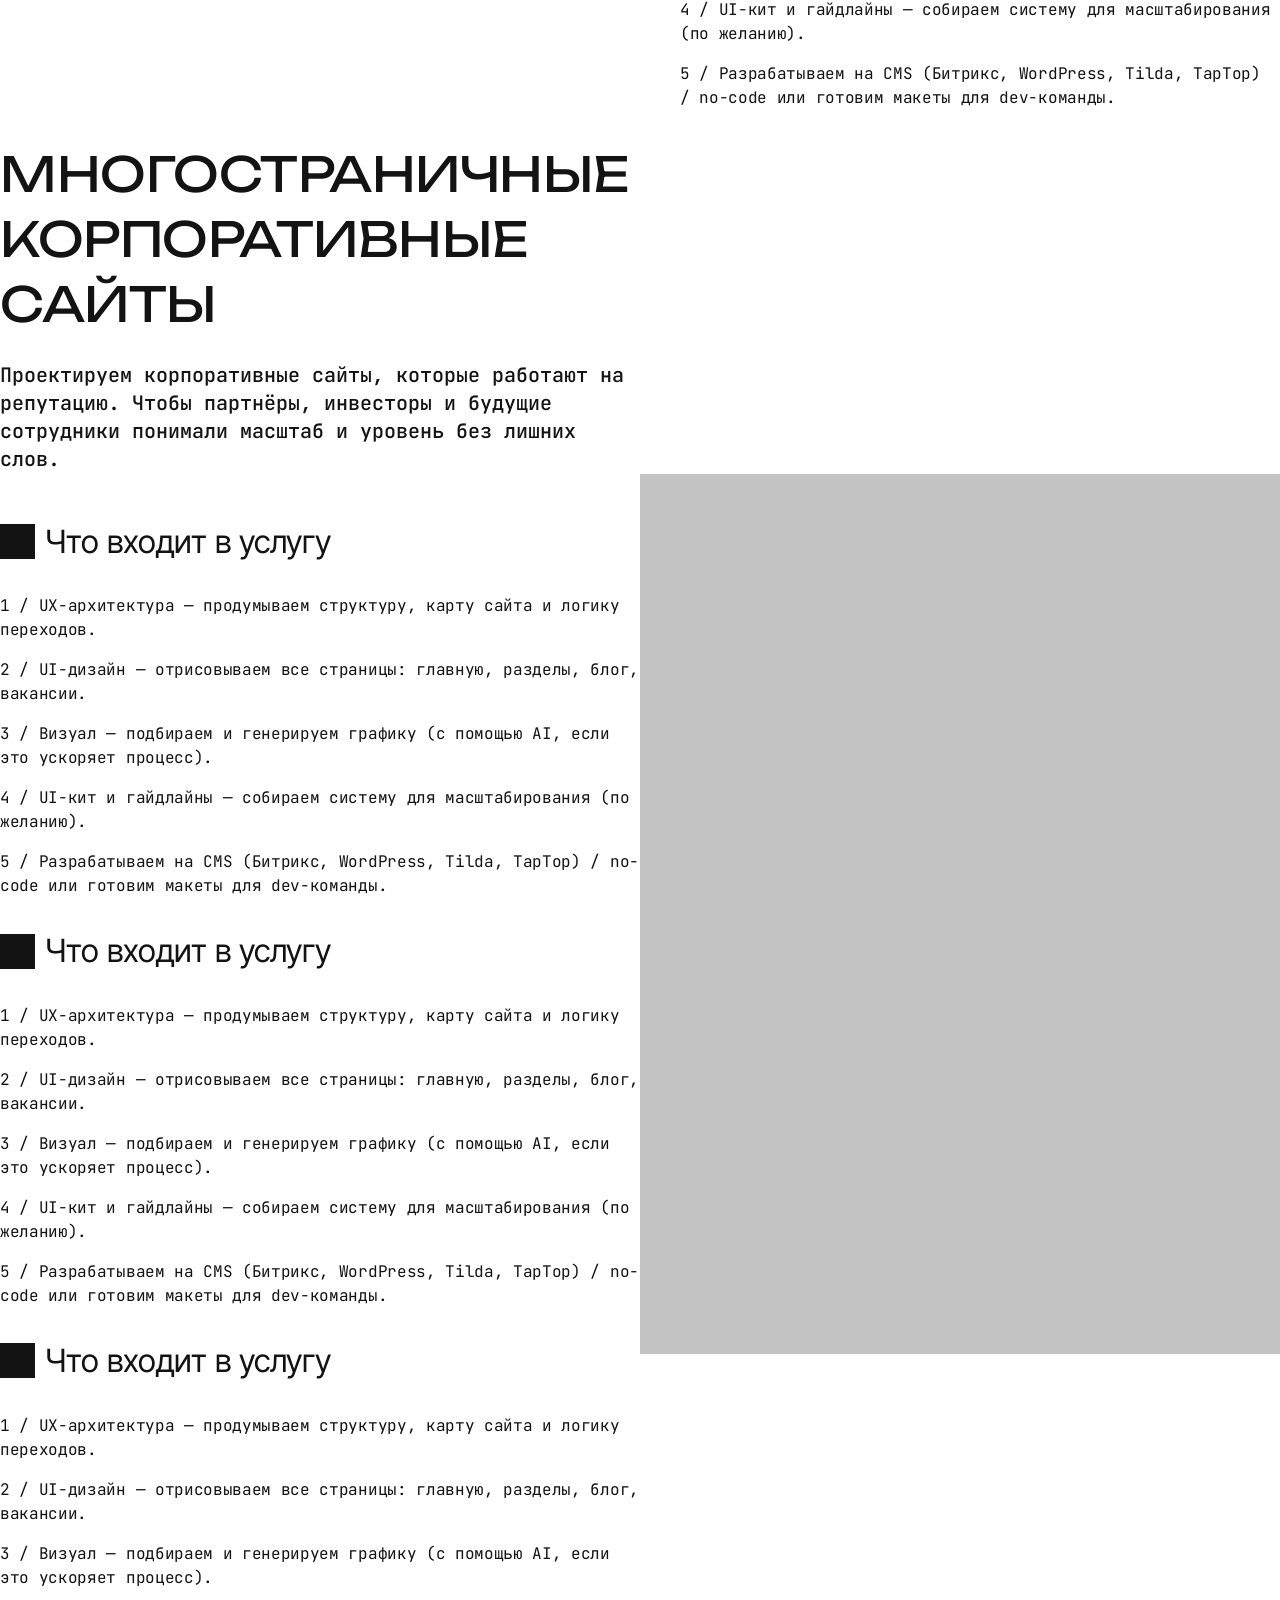
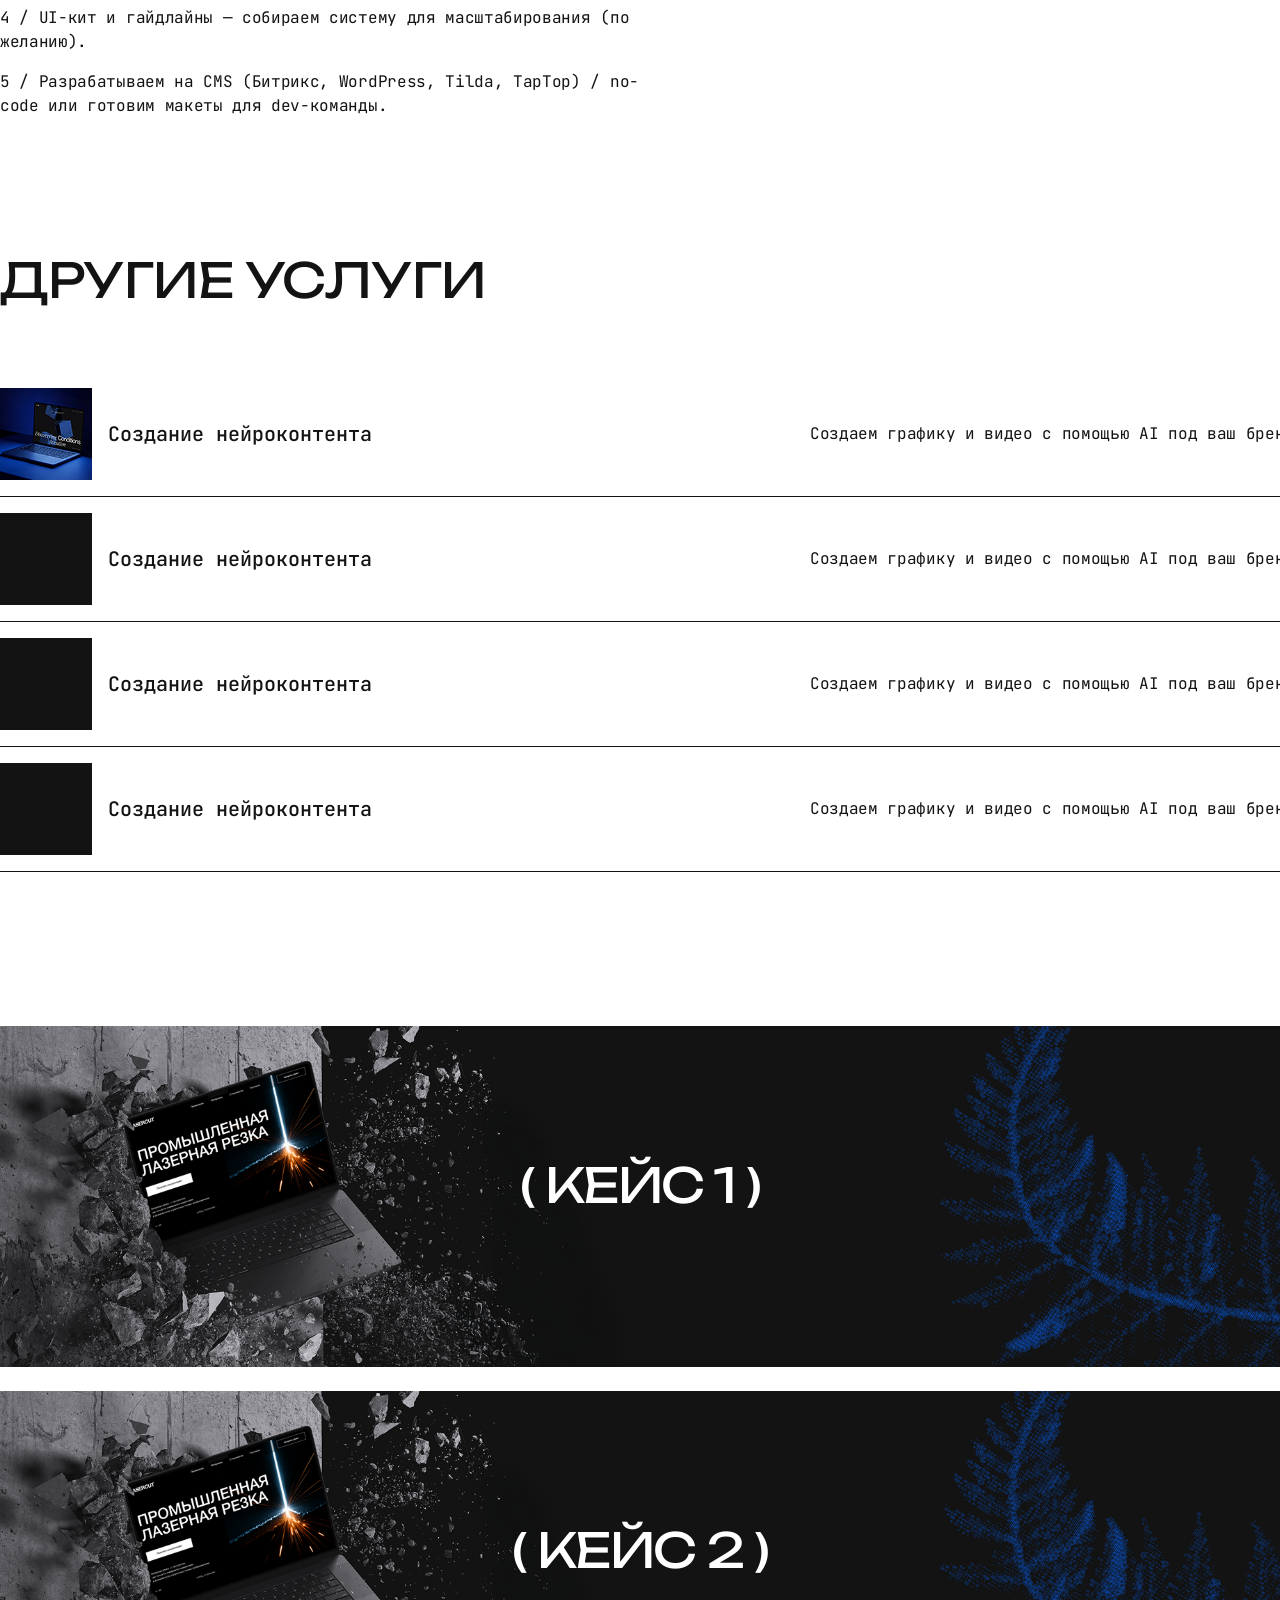
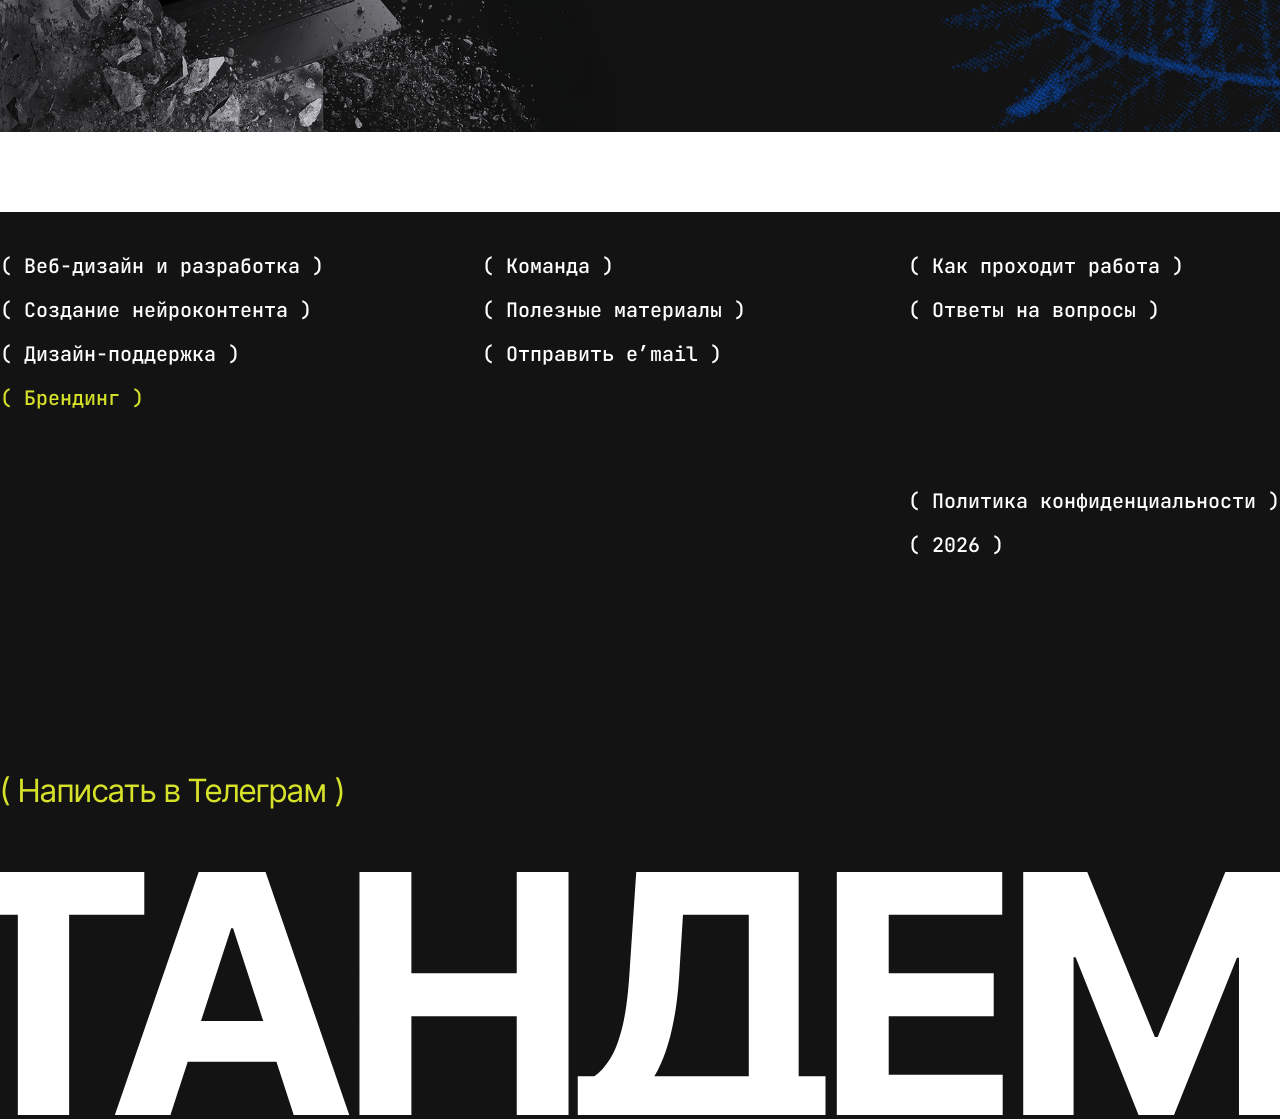
<file: deal.html>
<!DOCTYPE html>
<html lang="ru">

<head>
  <meta charset="UTF-8">
  <meta http-equiv="X-UA-Compatible" content="IE=edge">
  <meta name="viewport" content="width=device-width, initial-scale=1.0">
  <title>Document</title>
  <link rel="stylesheet" href="style/style.css">
  <link rel="stylesheet" href="./style/swiper-bundle.min.css">
</head>

<body>

  <div class="menu">
    <div class="menu-close">
      <svg width="75" height="75" viewBox="0 0 75 75" fill="none" xmlns="http://www.w3.org/2000/svg">
        <path
          d="M37.5 4.6875C19.2187 4.6875 4.6875 19.2187 4.6875 37.5C4.6875 55.7812 19.2187 70.3125 37.5 70.3125C55.7812 70.3125 70.3125 55.7812 70.3125 37.5C70.3125 19.2187 55.7812 4.6875 37.5 4.6875ZM50.1562 53.9062L37.5 41.25L24.8438 53.9062L21.0938 50.1562L33.75 37.5L21.0938 24.8438L24.8438 21.0938L37.5 33.75L50.1562 21.0938L53.9062 24.8438L41.25 37.5L53.9062 50.1562L50.1562 53.9062Z"
          fill="#D9D9D9" />
      </svg>
    </div>
    <div class="logo">
      <img src="./media/icons/logo.svg" alt="">
    </div>
    <div class="item">
      <ul>
        <li><a href="">[01] Многостраничные сайты </a></li>
        <li><a href="">[02] Конверсионные лендинги (Mobile First)</a></li>
        <li><a href="">[03] Дизайн-поддержка бизнеса </a></li>
        <li><a href="">[04] Мини-спринты </a></li>
      </ul>
      <ul>
        <li><a href="">[05] Создание нейроконтента</a></li>
        <li><a href="">[06] Брендинг и айдентика</a></li>
      </ul>
      <ul>
        <li><a href="">[07] Кейсы</a></li>
      </ul>
      <ul>
        <li><a href="">[08] Команда</a></li>
        <li><a href="">[09] Как проходит работа</a></li>
        <li><a href="">[10] Ответы на вопросы</a></li>
        <li><a href="">[11] Полезные материалы</a></li>
      </ul>
    </div>
    <div class="telegram-btn">Обсудить задачи </div>
  </div>

  <header>
    <div class="container">
      <div class="empty"></div>
      <div class="header-menu open-menu">
        <span></span>
        <span></span>
      </div>
    </div>
  </header>

  <main>
    <section class="bread-crumbs">
      <div class="container">
        <p>Главная / Дизайн сайтов</p>
      </div>
    </section>
    <section class="deal-text" style="margin-top: 32px;">
      <div class="container">
        <div class="info">
          <div class="heading">
            <h2 class="h1-heading">Многостраничные корпоративные сайты</h2>
            <p class="text">Проектируем корпоративные сайты, которые работают на репутацию. Чтобы партнёры, инвесторы и
              будущие сотрудники понимали масштаб и уровень без лишних слов.</p>
          </div>
          <div class="wrapper">
            <div class="item">
              <div class="item__heading">
                <img src="./media/deal/list-item.png" alt="">
                <h3 class="item__heading__text">Что входит в услугу</h3>
              </div>
              <ul class="item__list">
                <li class="item__list__item">1 / UX-архитектура — продумываем структуру, карту сайта и логику переходов.
                </li>
                <li class="item__list__item">2 / UI-дизайн — отрисовываем все страницы: главную, разделы, блог,
                  вакансии.</li>
                <li class="item__list__item">3 / Визуал — подбираем и генерируем графику (с помощью AI, если это
                  ускоряет процесс).</li>
                <li class="item__list__item">4 / UI-кит и гайдлайны — собираем систему для масштабирования (по желанию).
                </li>
                <li class="item__list__item">5 / Разрабатываем на CMS (Битрикс, WordPress, Tilda, TapTop) / no-code или
                  готовим макеты для dev-команды.</li>
              </ul>
            </div>
            <div class="item">
              <div class="item__heading">
                <img src="./media/deal/list-item.png" alt="">
                <h3 class="item__heading__text">Что входит в услугу</h3>
              </div>
              <ul class="item__list">
                <li class="item__list__item">1 / UX-архитектура — продумываем структуру, карту сайта и логику переходов.
                </li>
                <li class="item__list__item">2 / UI-дизайн — отрисовываем все страницы: главную, разделы, блог,
                  вакансии.</li>
                <li class="item__list__item">3 / Визуал — подбираем и генерируем графику (с помощью AI, если это
                  ускоряет процесс).</li>
                <li class="item__list__item">4 / UI-кит и гайдлайны — собираем систему для масштабирования (по желанию).
                </li>
                <li class="item__list__item">5 / Разрабатываем на CMS (Битрикс, WordPress, Tilda, TapTop) / no-code или
                  готовим макеты для dev-команды.</li>
              </ul>
            </div>
            <div class="item">
              <div class="item__heading">
                <img src="./media/deal/list-item.png" alt="">
                <h3 class="item__heading__text">Что входит в услугу</h3>
              </div>
              <ul class="item__list">
                <li class="item__list__item">1 / UX-архитектура — продумываем структуру, карту сайта и логику переходов.
                </li>
                <li class="item__list__item">2 / UI-дизайн — отрисовываем все страницы: главную, разделы, блог,
                  вакансии.</li>
                <li class="item__list__item">3 / Визуал — подбираем и генерируем графику (с помощью AI, если это
                  ускоряет процесс).</li>
                <li class="item__list__item">4 / UI-кит и гайдлайны — собираем систему для масштабирования (по желанию).
                </li>
                <li class="item__list__item">5 / Разрабатываем на CMS (Битрикс, WordPress, Tilda, TapTop) / no-code или
                  готовим макеты для dev-команды.</li>
              </ul>
            </div>
          </div>
        </div>
        <img src="./media/deal/side-img.png" alt="" class="deal-text__img">
      </div>
    </section>
    <section class="deal-text reverce">
      <div class="container">
        <div class="info">
          <div class="heading">
            <h2 class="h1-heading">Многостраничные корпоративные сайты</h2>
            <p class="text">Проектируем корпоративные сайты, которые работают на репутацию. Чтобы партнёры, инвесторы и
              будущие сотрудники понимали масштаб и уровень без лишних слов.</p>
          </div>
          <div class="wrapper">
            <div class="item">
              <div class="item__heading">
                <img src="./media/deal/list-item.png" alt="">
                <h3 class="item__heading__text">Что входит в услугу</h3>
              </div>
              <ul class="item__list">
                <li class="item__list__item">1 / UX-архитектура — продумываем структуру, карту сайта и логику переходов.
                </li>
                <li class="item__list__item">2 / UI-дизайн — отрисовываем все страницы: главную, разделы, блог,
                  вакансии.</li>
                <li class="item__list__item">3 / Визуал — подбираем и генерируем графику (с помощью AI, если это
                  ускоряет процесс).</li>
                <li class="item__list__item">4 / UI-кит и гайдлайны — собираем систему для масштабирования (по желанию).
                </li>
                <li class="item__list__item">5 / Разрабатываем на CMS (Битрикс, WordPress, Tilda, TapTop) / no-code или
                  готовим макеты для dev-команды.</li>
              </ul>
            </div>
            <div class="item">
              <div class="item__heading">
                <img src="./media/deal/list-item.png" alt="">
                <h3 class="item__heading__text">Что входит в услугу</h3>
              </div>
              <ul class="item__list">
                <li class="item__list__item">1 / UX-архитектура — продумываем структуру, карту сайта и логику переходов.
                </li>
                <li class="item__list__item">2 / UI-дизайн — отрисовываем все страницы: главную, разделы, блог,
                  вакансии.</li>
                <li class="item__list__item">3 / Визуал — подбираем и генерируем графику (с помощью AI, если это
                  ускоряет процесс).</li>
                <li class="item__list__item">4 / UI-кит и гайдлайны — собираем систему для масштабирования (по желанию).
                </li>
                <li class="item__list__item">5 / Разрабатываем на CMS (Битрикс, WordPress, Tilda, TapTop) / no-code или
                  готовим макеты для dev-команды.</li>
              </ul>
            </div>
            <div class="item">
              <div class="item__heading">
                <img src="./media/deal/list-item.png" alt="">
                <h3 class="item__heading__text">Что входит в услугу</h3>
              </div>
              <ul class="item__list">
                <li class="item__list__item">1 / UX-архитектура — продумываем структуру, карту сайта и логику переходов.
                </li>
                <li class="item__list__item">2 / UI-дизайн — отрисовываем все страницы: главную, разделы, блог,
                  вакансии.</li>
                <li class="item__list__item">3 / Визуал — подбираем и генерируем графику (с помощью AI, если это
                  ускоряет процесс).</li>
                <li class="item__list__item">4 / UI-кит и гайдлайны — собираем систему для масштабирования (по желанию).
                </li>
                <li class="item__list__item">5 / Разрабатываем на CMS (Битрикс, WordPress, Tilda, TapTop) / no-code или
                  готовим макеты для dev-команды.</li>
              </ul>
            </div>
          </div>
        </div>
        <img src="./media/deal/side-img.png" alt="" class="deal-text__img">
      </div>
    </section>
    <section class="deal-text">
      <div class="container">
        <div class="info">
          <div class="heading">
            <h2 class="h1-heading">Многостраничные корпоративные сайты</h2>
            <p class="text">Проектируем корпоративные сайты, которые работают на репутацию. Чтобы партнёры, инвесторы и
              будущие сотрудники понимали масштаб и уровень без лишних слов.</p>
          </div>
          <div class="wrapper">
            <div class="item">
              <div class="item__heading">
                <img src="./media/deal/list-item.png" alt="">
                <h3 class="item__heading__text">Что входит в услугу</h3>
              </div>
              <ul class="item__list">
                <li class="item__list__item">1 / UX-архитектура — продумываем структуру, карту сайта и логику переходов.
                </li>
                <li class="item__list__item">2 / UI-дизайн — отрисовываем все страницы: главную, разделы, блог,
                  вакансии.</li>
                <li class="item__list__item">3 / Визуал — подбираем и генерируем графику (с помощью AI, если это
                  ускоряет процесс).</li>
                <li class="item__list__item">4 / UI-кит и гайдлайны — собираем систему для масштабирования (по желанию).
                </li>
                <li class="item__list__item">5 / Разрабатываем на CMS (Битрикс, WordPress, Tilda, TapTop) / no-code или
                  готовим макеты для dev-команды.</li>
              </ul>
            </div>
            <div class="item">
              <div class="item__heading">
                <img src="./media/deal/list-item.png" alt="">
                <h3 class="item__heading__text">Что входит в услугу</h3>
              </div>
              <ul class="item__list">
                <li class="item__list__item">1 / UX-архитектура — продумываем структуру, карту сайта и логику переходов.
                </li>
                <li class="item__list__item">2 / UI-дизайн — отрисовываем все страницы: главную, разделы, блог,
                  вакансии.</li>
                <li class="item__list__item">3 / Визуал — подбираем и генерируем графику (с помощью AI, если это
                  ускоряет процесс).</li>
                <li class="item__list__item">4 / UI-кит и гайдлайны — собираем систему для масштабирования (по желанию).
                </li>
                <li class="item__list__item">5 / Разрабатываем на CMS (Битрикс, WordPress, Tilda, TapTop) / no-code или
                  готовим макеты для dev-команды.</li>
              </ul>
            </div>
            <div class="item">
              <div class="item__heading">
                <img src="./media/deal/list-item.png" alt="">
                <h3 class="item__heading__text">Что входит в услугу</h3>
              </div>
              <ul class="item__list">
                <li class="item__list__item">1 / UX-архитектура — продумываем структуру, карту сайта и логику переходов.
                </li>
                <li class="item__list__item">2 / UI-дизайн — отрисовываем все страницы: главную, разделы, блог,
                  вакансии.</li>
                <li class="item__list__item">3 / Визуал — подбираем и генерируем графику (с помощью AI, если это
                  ускоряет процесс).</li>
                <li class="item__list__item">4 / UI-кит и гайдлайны — собираем систему для масштабирования (по желанию).
                </li>
                <li class="item__list__item">5 / Разрабатываем на CMS (Битрикс, WordPress, Tilda, TapTop) / no-code или
                  готовим макеты для dev-команды.</li>
              </ul>
            </div>
          </div>
        </div>
        <img src="./media/deal/side-img.png" alt="" class="deal-text__img">
      </div>
    </section>
    <section class="another-deal mob-black">
      <div class="container">
        <h2 class="h1-heading">Другие услуги</h2>
        <div class="wrapper">
          <div class="item">
            <div class="item-name">
              <img src="./media/blog/blog.png" alt="" class="item-img">
              <p class="text">Создание нейроконтента</p>
            </div>
            <div class="item-description">
              <p class="text">Создаем графику и видео с помощью AI под ваш бренд</p>
            </div>
            <div class="item-link"><a href="" class="text">подробности →</a></div>
          </div>
          <div class="item">
            <div class="item-name">
              <img src="./media/deal/list-item.png" alt="" class="item-img">
              <p class="text">Создание нейроконтента</p>
            </div>
            <div class="item-description">
              <p class="text">Создаем графику и видео с помощью AI под ваш бренд</p>
            </div>
            <div class="item-link"><a href="" class="text">подробности →</a></div>
          </div>
          <div class="item">
            <div class="item-name">
              <img src="./media/deal/list-item.png" alt="" class="item-img">
              <p class="text">Создание нейроконтента</p>
            </div>
            <div class="item-description">
              <p class="text">Создаем графику и видео с помощью AI под ваш бренд</p>
            </div>
            <div class="item-link"><a href="" class="text">подробности →</a></div>
          </div>
          <div class="item">
            <div class="item-name">
              <img src="./media/deal/list-item.png" alt="" class="item-img">
              <p class="text">Создание нейроконтента</p>
            </div>
            <div class="item-description">
              <p class="text">Создаем графику и видео с помощью AI под ваш бренд</p>
            </div>
            <div class="item-link"><a href="" class="text">подробности →</a></div>
          </div>
        </div>
      </div>
    </section>
    <section class="link-block">
      <div class="container">
        <a href="">
          <img src="./media/deal/link-block.png" alt="" class="bg desk">
          <img src="./media/deal/link-block-mib.png" alt="" class="bg mob">
          <p class="text">( Кейс 1 )</p>
        </a>
      </div>
    </section>
    <section class="link-block" style="margin-bottom: 80px;">
      <div class="container">
        <a href="">
          <img src="./media/deal/link-block.png" alt="" class="bg desk">
          <img src="./media/deal/link-block-mib.png" alt="" class="bg mob">
          <p class="text">( Кейс 2 )</p>
        </a>
      </div>
    </section>
  </main>

  <footer>
    <div class="container">
      <div class="footer-section">
        <div class="footer-list">
          <a href="" class="footer-list__item">( Веб-дизайн и разработка )</a>
          <a href="" class="footer-list__item">( Создание нейроконтента )</a>
          <a href="" class="footer-list__item">( Дизайн-поддержка )</a>
          <a href="" class="footer-list__item">( Брендинг )</a>
        </div>
        <div class="footer-list">
          <a href="" class="footer-list__item">( Команда )</a>
          <a href="" class="footer-list__item">( Полезные материалы )</a>
          <a href="" class="footer-tg mob">( Написать в Телеграм )</a>
          <a href="" class="footer-list__item">( Отправить e’mail )</a>
        </div>
      </div>
      <div class="footer-section">
        <div class="footer-list">
          <a href="" class="footer-list__item">( Как проходит работа )</a>
          <a href="" class="footer-list__item">( Ответы на вопросы )</a>
        </div>
        <div class="footer-list">
          <a href="" class="footer-list__item">( Политика конфиденциальности )</a>
          <a href="" class="footer-list__item">( 2026 )</a>
        </div>
      </div>
    </div>
    <div class="container"><a href="" class="footer-tg desk">( Написать в Телеграм )</a></div>
    <img src="./media/footer/logo.svg" alt="" class="footer-bg">
  </footer>


  <script src="js/swiper-bundle.min.js"></script>
  <script src="js/app.js"></script>
</body>

</html>
</file>
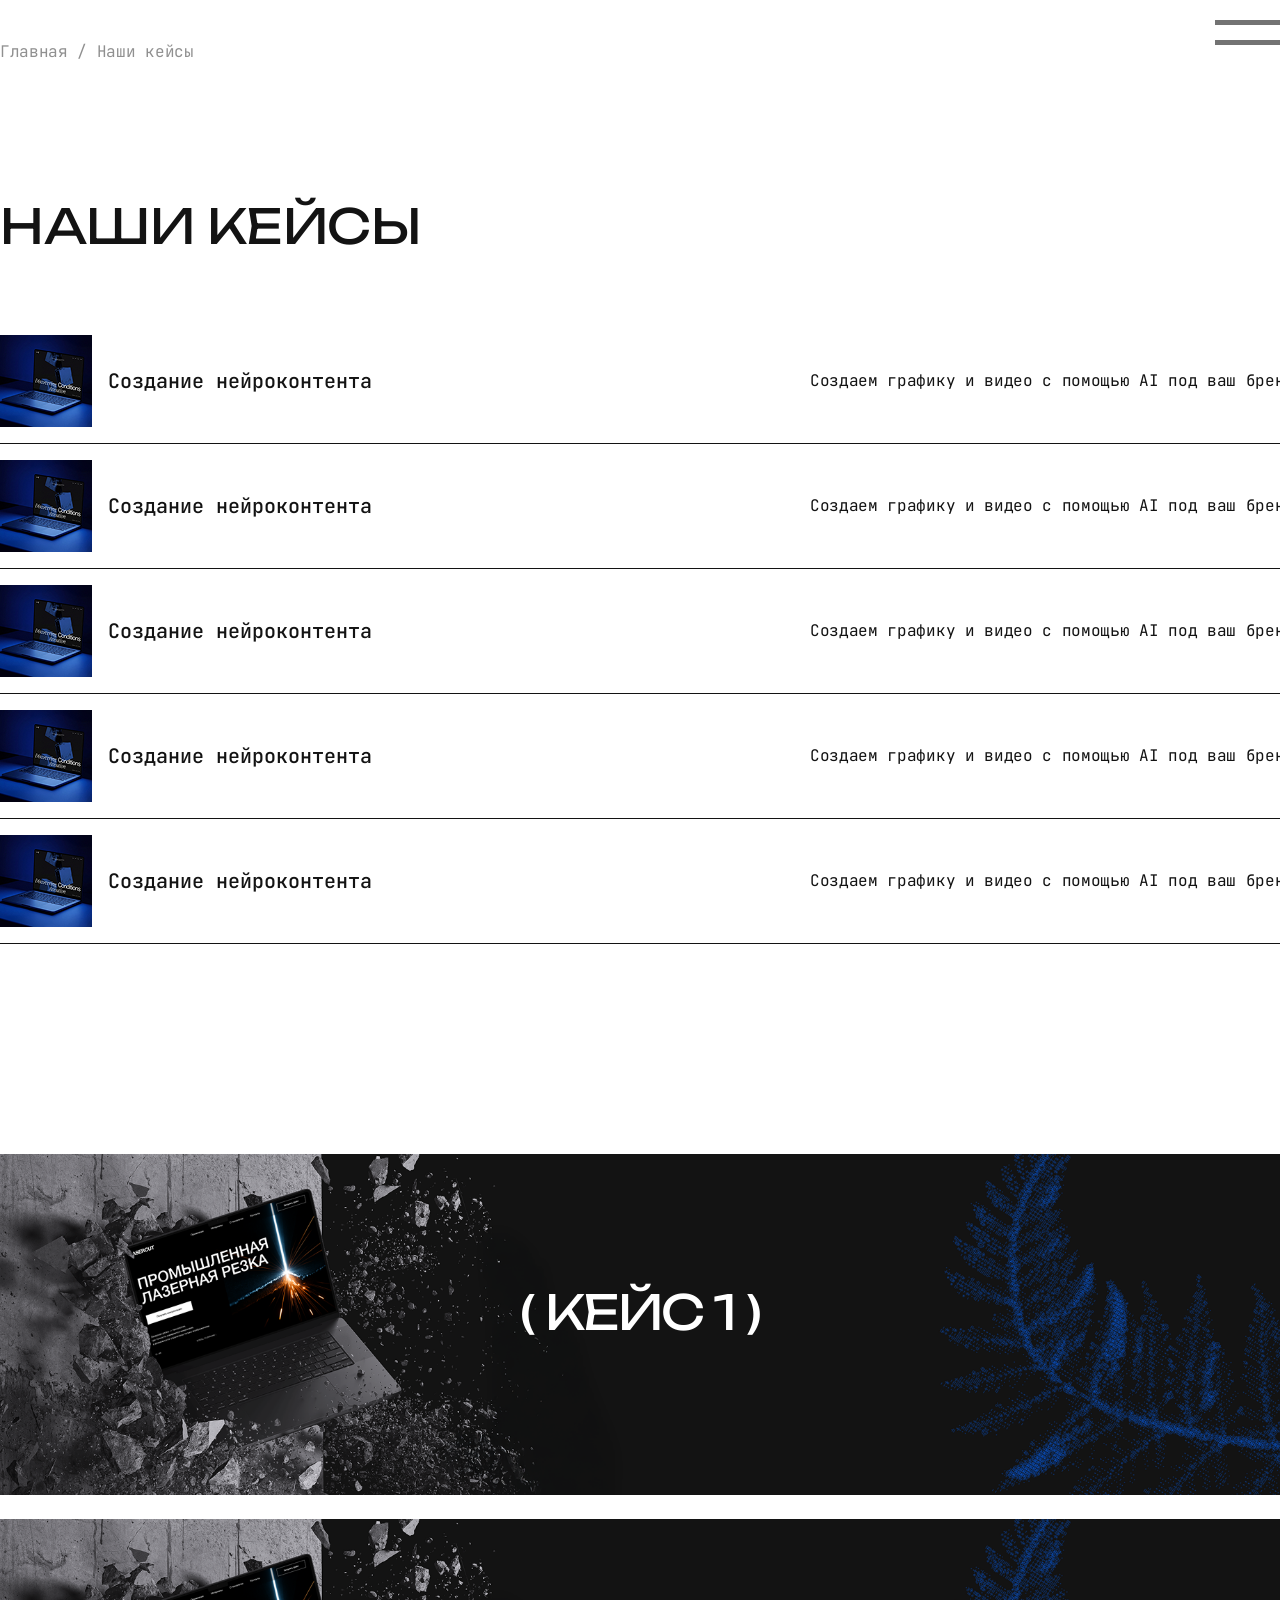
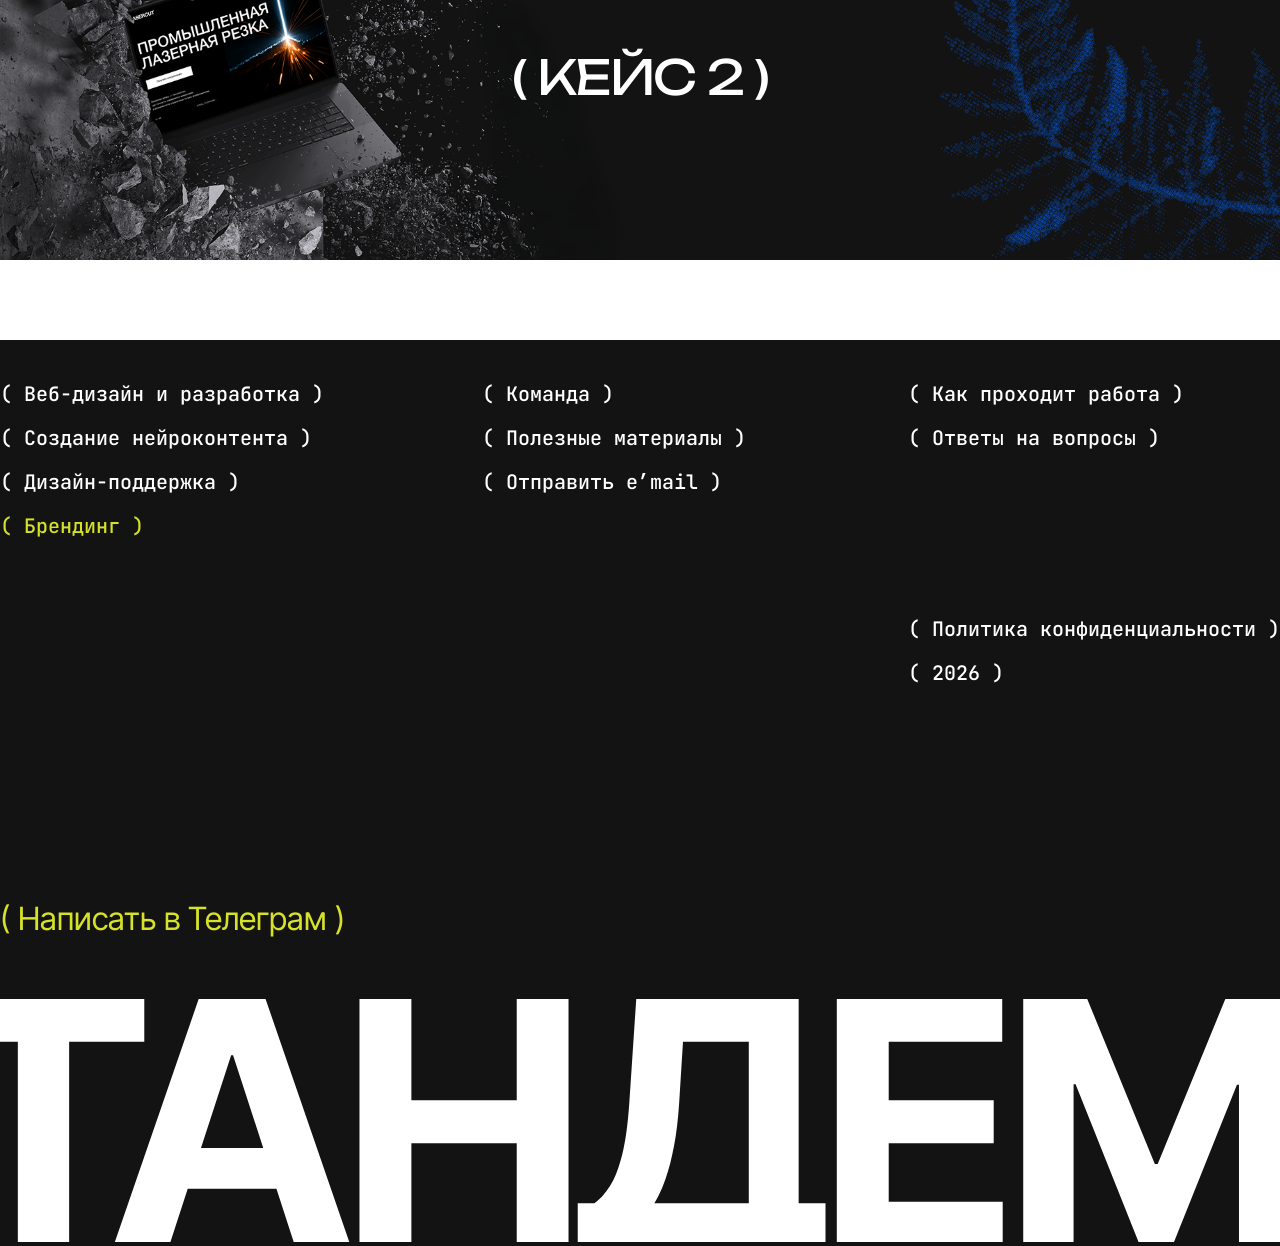
<file: keyses.html>
<!DOCTYPE html>
<html lang="ru">

<head>
  <meta charset="UTF-8">
  <meta http-equiv="X-UA-Compatible" content="IE=edge">
  <meta name="viewport" content="width=device-width, initial-scale=1.0">
  <title>Document</title>
  <link rel="stylesheet" href="style/style.css">
  <link rel="stylesheet" href="./style/swiper-bundle.min.css">
</head>

<body>

  <div class="menu">
    <div class="menu-close">
      <svg width="75" height="75" viewBox="0 0 75 75" fill="none" xmlns="http://www.w3.org/2000/svg">
        <path
          d="M37.5 4.6875C19.2187 4.6875 4.6875 19.2187 4.6875 37.5C4.6875 55.7812 19.2187 70.3125 37.5 70.3125C55.7812 70.3125 70.3125 55.7812 70.3125 37.5C70.3125 19.2187 55.7812 4.6875 37.5 4.6875ZM50.1562 53.9062L37.5 41.25L24.8438 53.9062L21.0938 50.1562L33.75 37.5L21.0938 24.8438L24.8438 21.0938L37.5 33.75L50.1562 21.0938L53.9062 24.8438L41.25 37.5L53.9062 50.1562L50.1562 53.9062Z"
          fill="#D9D9D9" />
      </svg>
    </div>
    <div class="logo">
      <img src="./media/icons/logo.svg" alt="">
    </div>
    <div class="item">
      <ul>
        <li><a href="">[01] Многостраничные сайты </a></li>
        <li><a href="">[02] Конверсионные лендинги (Mobile First)</a></li>
        <li><a href="">[03] Дизайн-поддержка бизнеса </a></li>
        <li><a href="">[04] Мини-спринты </a></li>
      </ul>
      <ul>
        <li><a href="">[05] Создание нейроконтента</a></li>
        <li><a href="">[06] Брендинг и айдентика</a></li>
      </ul>
      <ul>
        <li><a href="">[07] Кейсы</a></li>
      </ul>
      <ul>
        <li><a href="">[08] Команда</a></li>
        <li><a href="">[09] Как проходит работа</a></li>
        <li><a href="">[10] Ответы на вопросы</a></li>
        <li><a href="">[11] Полезные материалы</a></li>
      </ul>
    </div>
    <div class="telegram-btn">Обсудить задачи </div>
  </div>

  <header>
    <div class="container">
      <div class="empty"></div>
      <div class="header-menu open-menu">
        <span></span>
        <span></span>
      </div>
    </div>
  </header>

  <main>
    <section class="bread-crumbs">
      <div class="container">
        <p>Главная / Наши кейсы</p>
      </div>
    </section>
    <section class="another-deal" style="margin-bottom: 56px;">
      <div class="container">
        <h2 class="h1-heading">НАШИ КЕЙСЫ</h2>
        <div class="wrapper">
          <div class="item">
            <div class="item-name">
              <img src="./media/blog/blog.png" alt="" class="item-img">
              <p class="text">Создание нейроконтента</p>
            </div>
            <div class="item-description">
              <p class="text">Создаем графику и видео с помощью AI под ваш бренд</p>
            </div>
            <div class="item-link"><a href="" class="text">подробности →</a></div>
          </div>
          <div class="item">
            <div class="item-name">
              <img src="./media/blog/blog.png" alt="" class="item-img">
              <p class="text">Создание нейроконтента</p>
            </div>
            <div class="item-description">
              <p class="text">Создаем графику и видео с помощью AI под ваш бренд</p>
            </div>
            <div class="item-link"><a href="" class="text">подробности →</a></div>
          </div>
          <div class="item">
            <div class="item-name">
              <img src="./media/blog/blog.png" alt="" class="item-img">
              <p class="text">Создание нейроконтента</p>
            </div>
            <div class="item-description">
              <p class="text">Создаем графику и видео с помощью AI под ваш бренд</p>
            </div>
            <div class="item-link"><a href="" class="text">подробности →</a></div>
          </div>
          <div class="item">
            <div class="item-name">
              <img src="./media/blog/blog.png" alt="" class="item-img">
              <p class="text">Создание нейроконтента</p>
            </div>
            <div class="item-description">
              <p class="text">Создаем графику и видео с помощью AI под ваш бренд</p>
            </div>
            <div class="item-link"><a href="" class="text">подробности →</a></div>
          </div>
          <div class="item">
            <div class="item-name">
              <img src="./media/blog/blog.png" alt="" class="item-img">
              <p class="text">Создание нейроконтента</p>
            </div>
            <div class="item-description">
              <p class="text">Создаем графику и видео с помощью AI под ваш бренд</p>
            </div>
            <div class="item-link"><a href="" class="text">подробности →</a></div>
          </div>
        </div>
      </div>
    </section>
    <section class="link-block">
      <div class="container">
        <a href="">
          <img src="./media/deal/link-block.png" alt="" class="bg desk">
          <img src="./media/deal/link-block-mib.png" alt="" class="bg mob">
          <p class="text">( Кейс 1 )</p>
        </a>
      </div>
    </section>
    <section class="link-block" style="margin-bottom: 80px;">
      <div class="container">
        <a href="">
          <img src="./media/deal/link-block.png" alt="" class="bg desk">
          <img src="./media/deal/link-block-mib.png" alt="" class="bg mob">
          <p class="text">( Кейс 2 )</p>
        </a>
      </div>
    </section>
  </main>

  <footer>
    <div class="container">
      <div class="footer-section">
        <div class="footer-list">
          <a href="" class="footer-list__item">( Веб-дизайн и разработка )</a>
          <a href="" class="footer-list__item">( Создание нейроконтента )</a>
          <a href="" class="footer-list__item">( Дизайн-поддержка )</a>
          <a href="" class="footer-list__item">( Брендинг )</a>
        </div>
        <div class="footer-list">
          <a href="" class="footer-list__item">( Команда )</a>
          <a href="" class="footer-list__item">( Полезные материалы )</a>
          <a href="" class="footer-tg mob">( Написать в Телеграм )</a>
          <a href="" class="footer-list__item">( Отправить e’mail )</a>
        </div>
      </div>
      <div class="footer-section">
        <div class="footer-list">
          <a href="" class="footer-list__item">( Как проходит работа )</a>
          <a href="" class="footer-list__item">( Ответы на вопросы )</a>
        </div>
        <div class="footer-list">
          <a href="" class="footer-list__item">( Политика конфиденциальности )</a>
          <a href="" class="footer-list__item">( 2026 )</a>
        </div>
      </div>
    </div>
    <div class="container"><a href="" class="footer-tg desk">( Написать в Телеграм )</a></div>
    <img src="./media/footer/logo.svg" alt="" class="footer-bg">
  </footer>


  <script src="js/swiper-bundle.min.js"></script>
  <script src="js/app.js"></script>
</body>

</html>
</file>
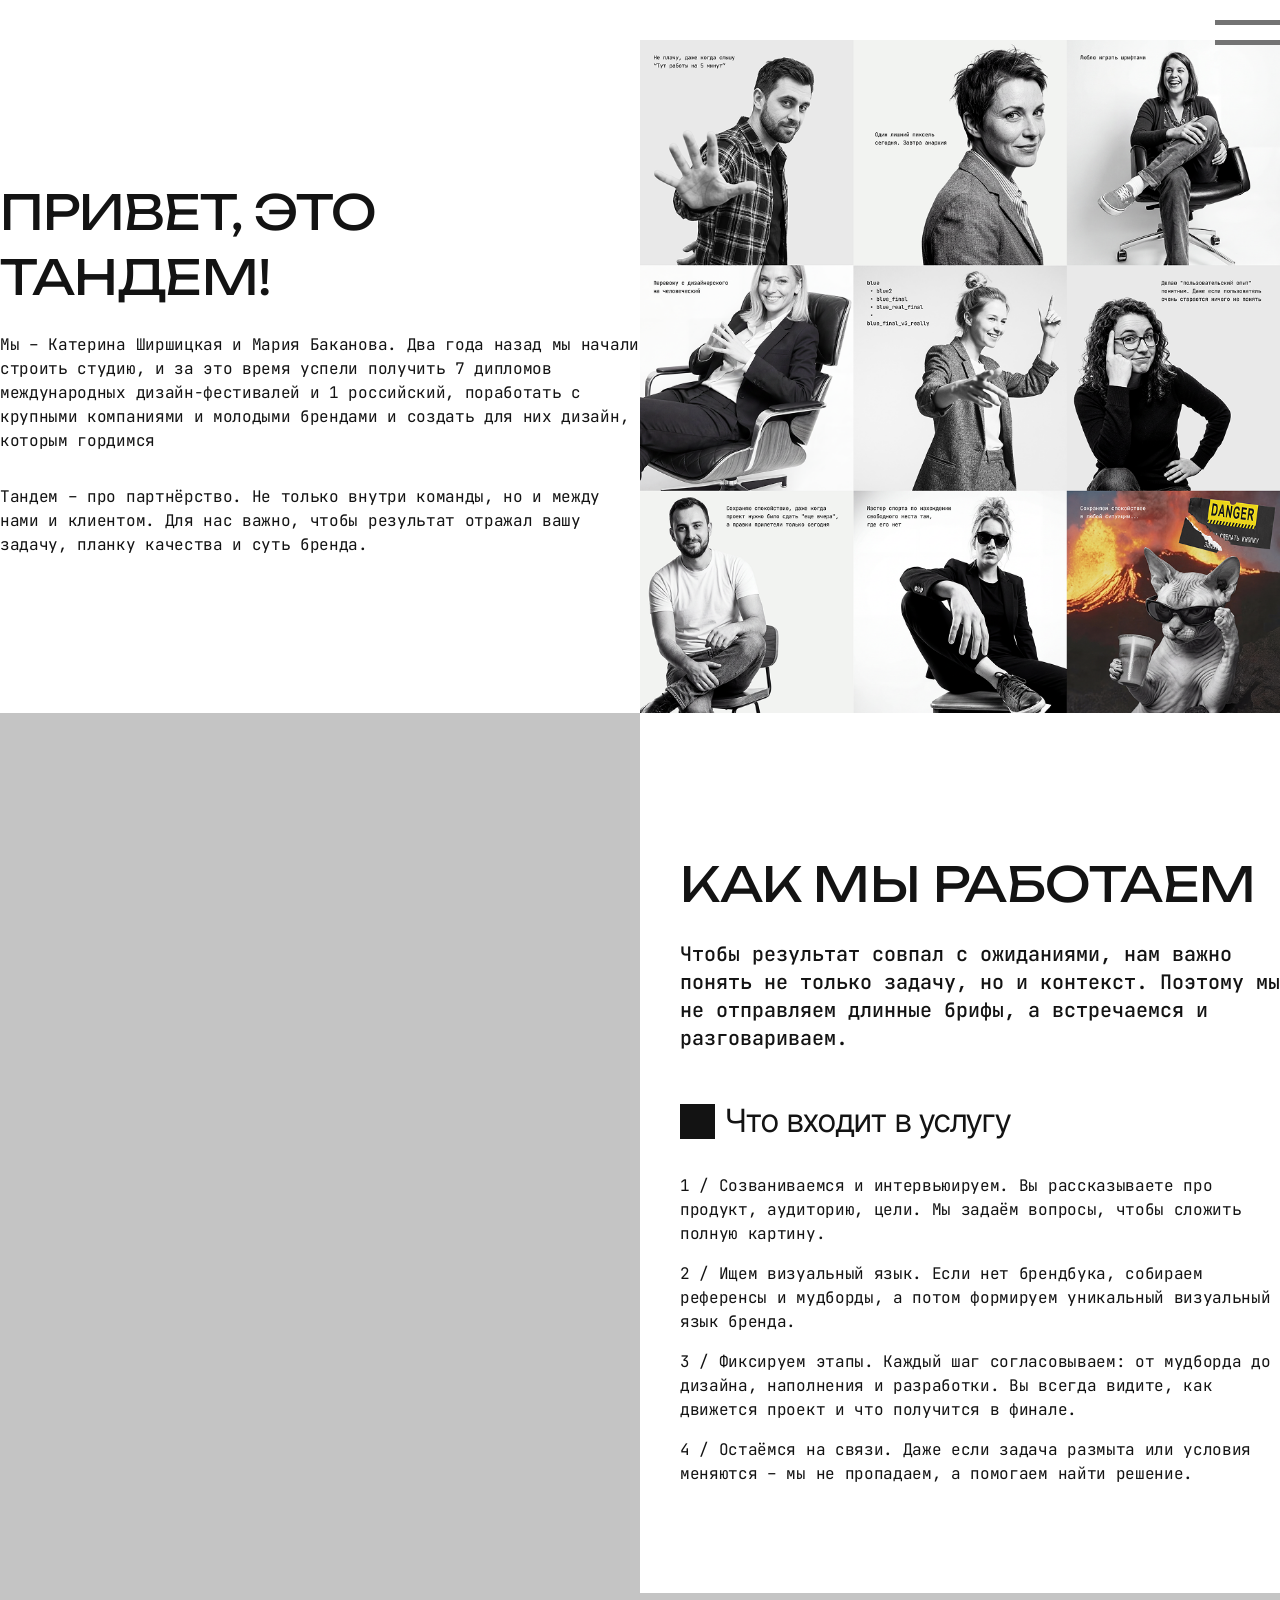
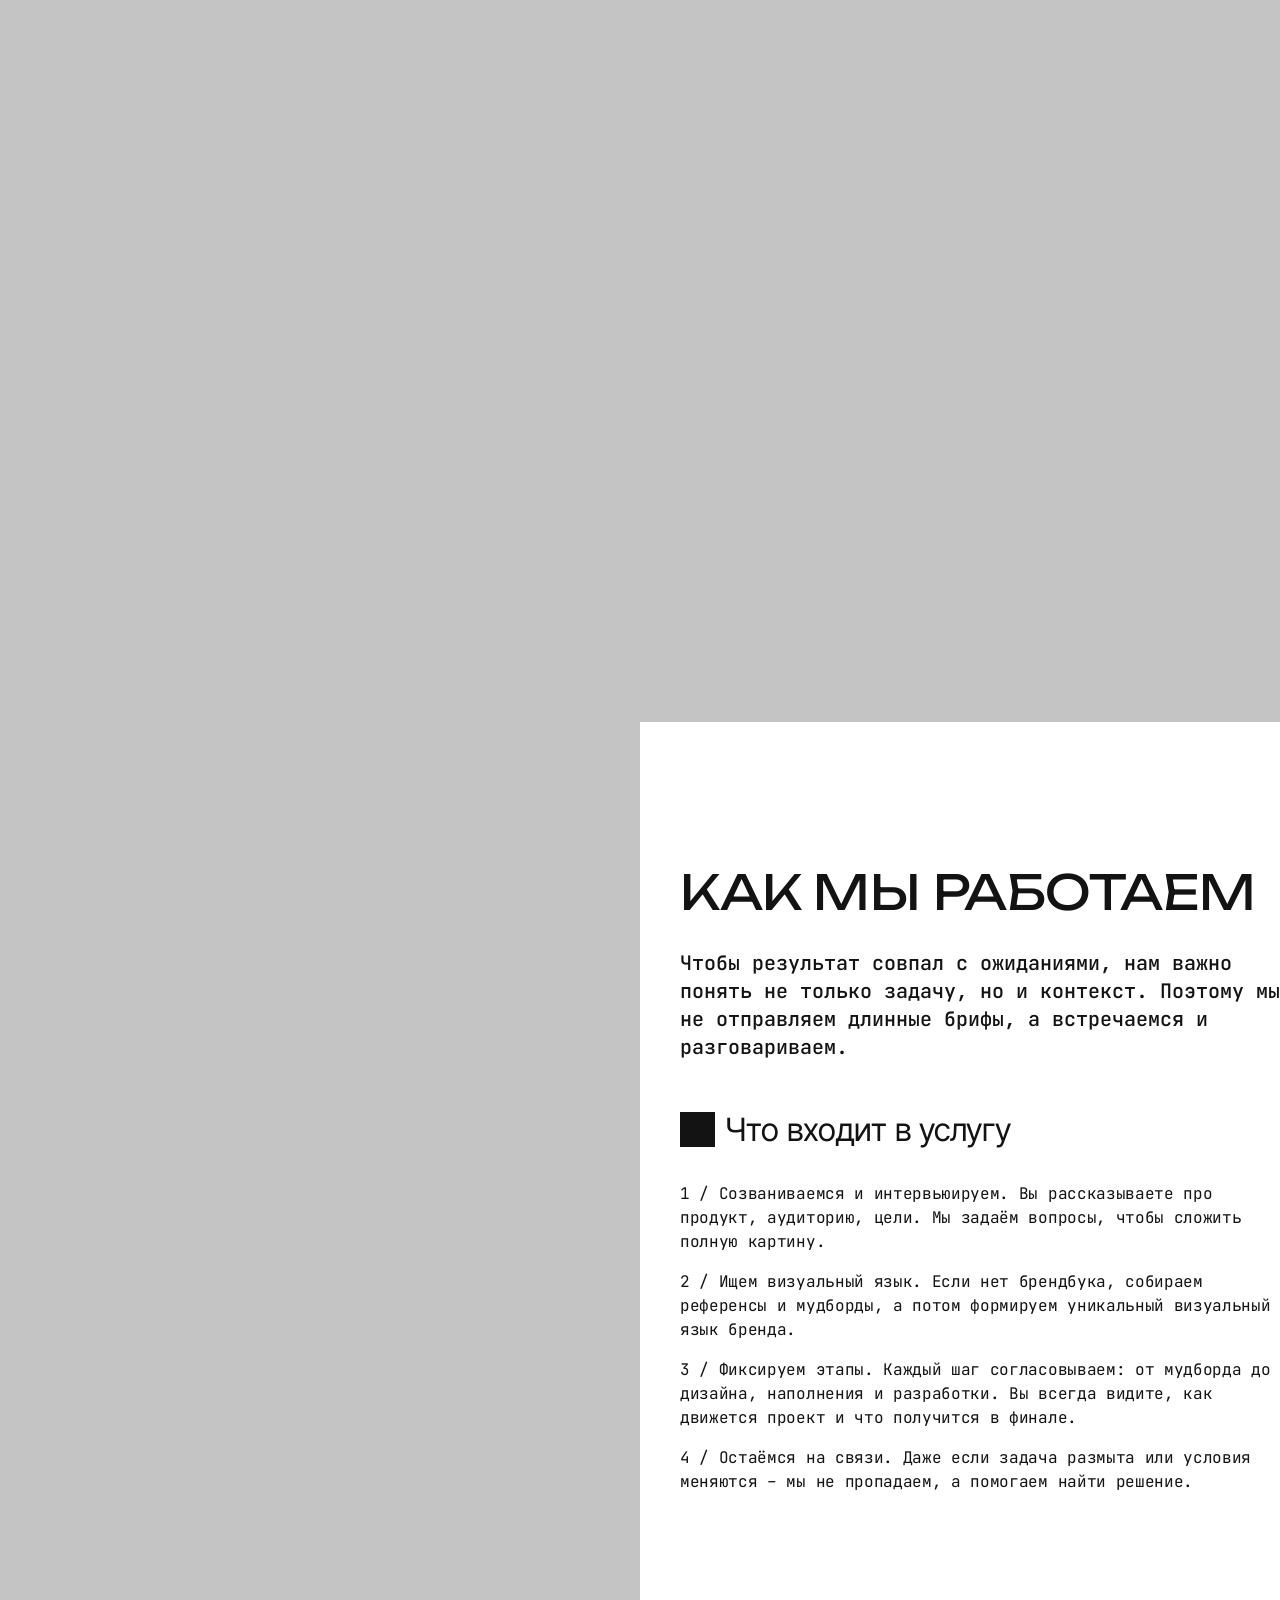
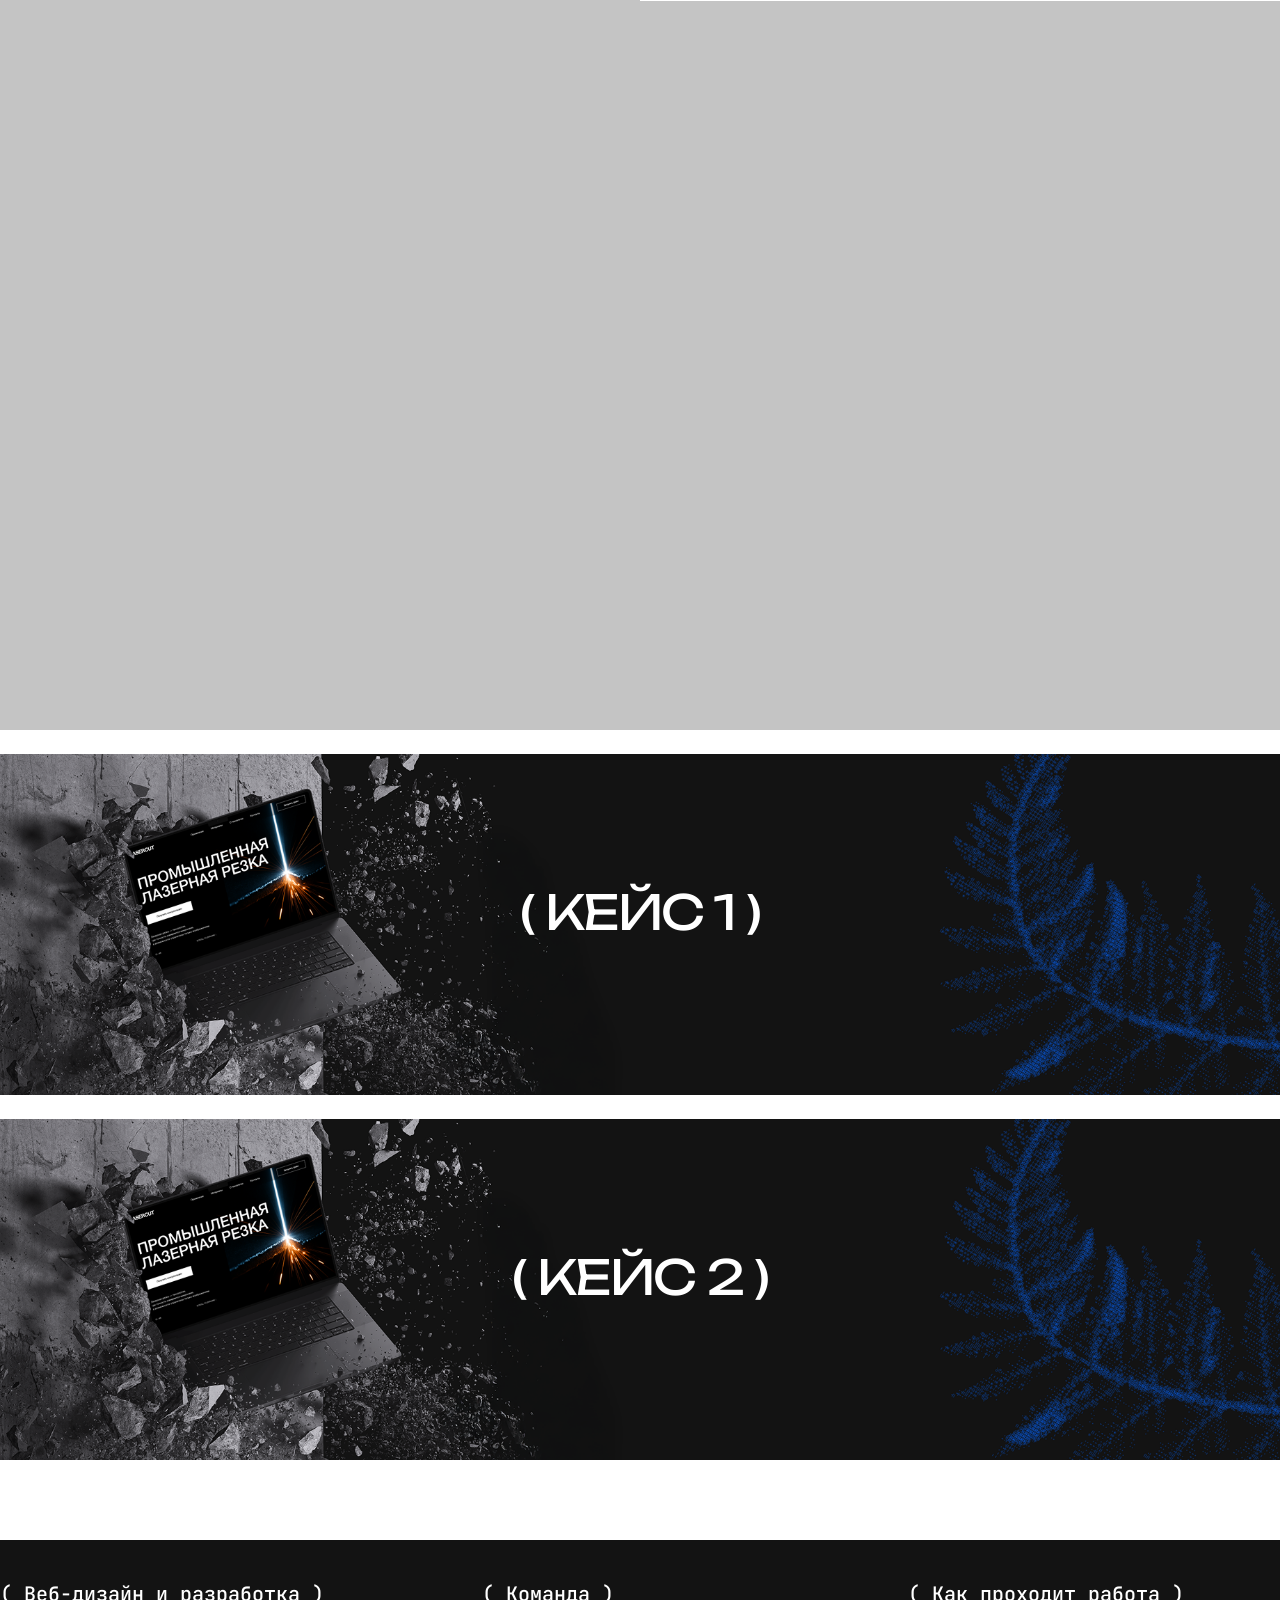
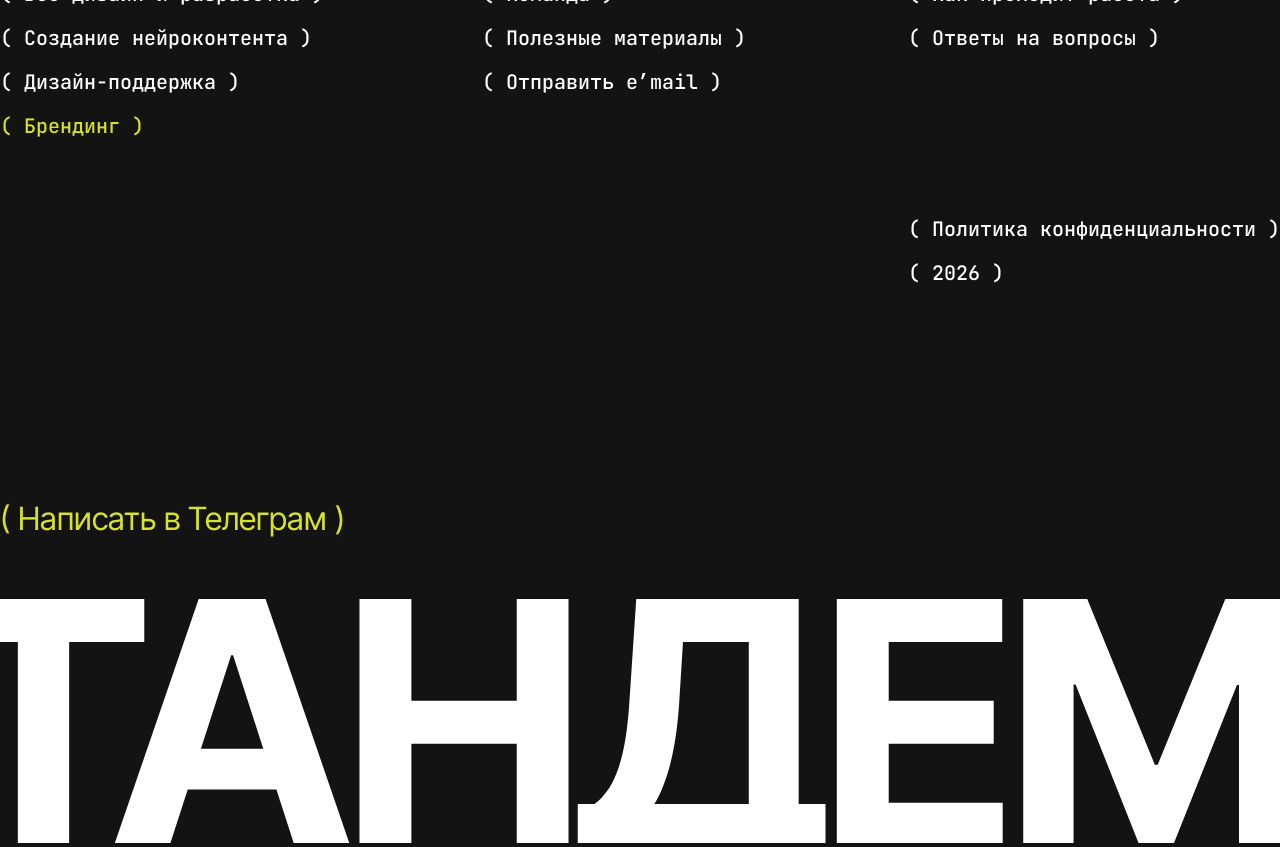
<file: team.html>
<!DOCTYPE html>
<html lang="ru">

<head>
  <meta charset="UTF-8">
  <meta http-equiv="X-UA-Compatible" content="IE=edge">
  <meta name="viewport" content="width=device-width, initial-scale=1.0">
  <title>Document</title>
  <link rel="stylesheet" href="style/style.css">
  <link rel="stylesheet" href="./style/swiper-bundle.min.css">
</head>

<body>

  <div class="menu">
    <div class="menu-close">
      <svg width="75" height="75" viewBox="0 0 75 75" fill="none" xmlns="http://www.w3.org/2000/svg">
        <path
          d="M37.5 4.6875C19.2187 4.6875 4.6875 19.2187 4.6875 37.5C4.6875 55.7812 19.2187 70.3125 37.5 70.3125C55.7812 70.3125 70.3125 55.7812 70.3125 37.5C70.3125 19.2187 55.7812 4.6875 37.5 4.6875ZM50.1562 53.9062L37.5 41.25L24.8438 53.9062L21.0938 50.1562L33.75 37.5L21.0938 24.8438L24.8438 21.0938L37.5 33.75L50.1562 21.0938L53.9062 24.8438L41.25 37.5L53.9062 50.1562L50.1562 53.9062Z"
          fill="#D9D9D9" />
      </svg>
    </div>
    <div class="logo">
      <img src="./media/icons/logo.svg" alt="">
    </div>
    <div class="item">
      <ul>
        <li><a href="">[01] Многостраничные сайты </a></li>
        <li><a href="">[02] Конверсионные лендинги (Mobile First)</a></li>
        <li><a href="">[03] Дизайн-поддержка бизнеса </a></li>
        <li><a href="">[04] Мини-спринты </a></li>
      </ul>
      <ul>
        <li><a href="">[05] Создание нейроконтента</a></li>
        <li><a href="">[06] Брендинг и айдентика</a></li>
      </ul>
      <ul>
        <li><a href="">[07] Кейсы</a></li>
      </ul>
      <ul>
        <li><a href="">[08] Команда</a></li>
        <li><a href="">[09] Как проходит работа</a></li>
        <li><a href="">[10] Ответы на вопросы</a></li>
        <li><a href="">[11] Полезные материалы</a></li>
      </ul>
    </div>
    <div class="telegram-btn">Обсудить задачи </div>
  </div>

  <header>
    <div class="container">
      <div class="empty"></div>
      <div class="header-menu open-menu">
        <span></span>
        <span></span>
      </div>
    </div>
  </header>

  <main>
    <section class="deal-text team-top">
      <div class="container">
        <div class="info">
          <div class="heading">
            <h2 class="h1-heading">Привет, это Тандем!</h2>
            <p class="text">Мы – Катерина Ширшицкая и Мария Баканова. Два года назад мы начали строить студию, и за это
              время успели получить 7 дипломов международных дизайн-фестивалей и 1 российский, поработать с крупными
              компаниями и молодыми брендами и создать для них дизайн, которым гордимся</p>
            <p class="text">Тандем – про партнёрство. Не только внутри команды, но и между нами и клиентом. Для нас
              важно, чтобы результат отражал вашу задачу, планку качества и суть бренда.</p>
          </div>
        </div>
        <img src="./media/team/01.png" alt="" class="deal-text__img desk">
        <div class="img-wrapper mob">
          <img src="./media/team/people/1.png" alt="">
          <img src="./media/team/people/2.png" alt="">
          <img src="./media/team/people/3.png" alt="">
          <img src="./media/team/people/4.png" alt="">
          <img src="./media/team/people/5.png" alt="">
          <img src="./media/team/people/6.png" alt="">
          <img src="./media/team/people/7.png" alt="">
          <img src="./media/team/people/8.png" alt="">
          <img src="./media/team/people/9.png" alt="">
        </div>
      </div>
    </section>
    <section class="deal-text reverce">
      <div class="container">
        <div class="info">
          <div class="heading">
            <h2 class="h1-heading">Как мы работаем</h2>
            <p class="text">
              Чтобы результат совпал с ожиданиями, нам важно понять не только задачу, но и контекст. Поэтому мы не
              отправляем длинные брифы, а встречаемся и разговариваем.
            </p>
          </div>
          <div class="wrapper">
            <div class="item">
              <div class="item__heading">
                <img src="./media/deal/list-item.png" alt="">
                <h3 class="item__heading__text">Что входит в услугу</h3>
              </div>
              <ul class="item__list">
                <li class="item__list__item">1 / Созваниваемся и интервьюируем. Вы рассказываете про продукт, аудиторию,
                  цели. Мы задаём вопросы, чтобы сложить полную картину. </li>
                <li class="item__list__item">2 / Ищем визуальный язык. Если нет брендбука, собираем референсы и
                  мудборды, а потом формируем уникальный визуальный язык бренда.</li>
                <li class="item__list__item">3 / Фиксируем этапы. Каждый шаг согласовываем: от мудборда до дизайна,
                  наполнения и разработки. Вы всегда видите, как движется проект и что получится в финале.</li>
                <li class="item__list__item">4 / Остаёмся на связи. Даже если задача размыта или условия меняются – мы
                  не пропадаем, а помогаем найти решение.</li>
              </ul>
            </div>
          </div>
        </div>
        <img src="./media/deal/side-img.png" alt="" class="deal-text__img">
      </div>
    </section>
    <section class="img-section">
      <div class="container">
        <img src="./media/team/horizontal.png" alt="" class="desk">
        <div class="img-wrapper mob">
          <img src="./media/team/vertical-mob.png" alt="">
          <img src="./media/team/vertical-mob.png" alt="">
          <img src="./media/team/vertical-mob.png" alt="">
          <img src="./media/team/vertical-mob.png" alt="">
          <img src="./media/team/vertical-mob.png" alt="">
        </div>
      </div>
    </section>
    <section class="deal-text reverce">
      <div class="container">
        <div class="info">
          <div class="heading">
            <h2 class="h1-heading">Как мы работаем</h2>
            <p class="text">
              Чтобы результат совпал с ожиданиями, нам важно понять не только задачу, но и контекст. Поэтому мы не
              отправляем длинные брифы, а встречаемся и разговариваем.
            </p>
          </div>
          <div class="wrapper">
            <div class="item">
              <div class="item__heading">
                <img src="./media/deal/list-item.png" alt="">
                <h3 class="item__heading__text">Что входит в услугу</h3>
              </div>
              <ul class="item__list">
                <li class="item__list__item">1 / Созваниваемся и интервьюируем. Вы рассказываете про продукт, аудиторию,
                  цели. Мы задаём вопросы, чтобы сложить полную картину. </li>
                <li class="item__list__item">2 / Ищем визуальный язык. Если нет брендбука, собираем референсы и
                  мудборды, а потом формируем уникальный визуальный язык бренда.</li>
                <li class="item__list__item">3 / Фиксируем этапы. Каждый шаг согласовываем: от мудборда до дизайна,
                  наполнения и разработки. Вы всегда видите, как движется проект и что получится в финале.</li>
                <li class="item__list__item">4 / Остаёмся на связи. Даже если задача размыта или условия меняются – мы
                  не пропадаем, а помогаем найти решение.</li>
              </ul>
            </div>
          </div>
        </div>
        <img src="./media/deal/side-img.png" alt="" class="deal-text__img">
      </div>
    </section>
    <section class="img-section">
      <div class="container">
        <img src="./media/team/horizontal.png" alt="" class="desk">
        <div class="img-wrapper  mob">
          <img src="./media/team/vertical-mob.png" alt="">
          <img src="./media/team/vertical-mob.png" alt="">
          <img src="./media/team/vertical-mob.png" alt="">
          <img src="./media/team/vertical-mob.png" alt="">
          <img src="./media/team/vertical-mob.png" alt="">
        </div>
      </div>
    </section>
    <section class="link-block">
      <div class="container">
        <a href="">
          <img src="./media/deal/link-block.png" alt="" class="bg desk">
          <img src="./media/deal/link-block-mib.png" alt="" class="bg mob">
          <p class="text">( Кейс 1 )</p>
        </a>
      </div>
    </section>
    <section class="link-block" style="margin-bottom: 80px;">
      <div class="container">
        <a href="">
          <img src="./media/deal/link-block.png" alt="" class="bg desk">
          <img src="./media/deal/link-block-mib.png" alt="" class="bg mob">
          <p class="text">( Кейс 2 )</p>
        </a>
      </div>
    </section>

  </main>

  <footer>
    <div class="container">
      <div class="footer-section">
        <div class="footer-list">
          <a href="" class="footer-list__item">( Веб-дизайн и разработка )</a>
          <a href="" class="footer-list__item">( Создание нейроконтента )</a>
          <a href="" class="footer-list__item">( Дизайн-поддержка )</a>
          <a href="" class="footer-list__item">( Брендинг )</a>
        </div>
        <div class="footer-list">
          <a href="" class="footer-list__item">( Команда )</a>
          <a href="" class="footer-list__item">( Полезные материалы )</a>
          <a href="" class="footer-tg mob">( Написать в Телеграм )</a>
          <a href="" class="footer-list__item">( Отправить e’mail )</a>
        </div>
      </div>
      <div class="footer-section">
        <div class="footer-list">
          <a href="" class="footer-list__item">( Как проходит работа )</a>
          <a href="" class="footer-list__item">( Ответы на вопросы )</a>
        </div>
        <div class="footer-list">
          <a href="" class="footer-list__item">( Политика конфиденциальности )</a>
          <a href="" class="footer-list__item">( 2026 )</a>
        </div>
      </div>
    </div>
    <div class="container"><a href="" class="footer-tg desk">( Написать в Телеграм )</a></div>
    <img src="./media/footer/logo.svg" alt="" class="footer-bg">
  </footer>


  <script src="js/swiper-bundle.min.js"></script>
  <script src="js/app.js"></script>
</body>

</html>
</file>
<file: style/style.css>
@import url("https://fonts.googleapis.com/css2?family=Inter+Tight:ital,wght@0,100..900;1,100..900&family=Inter:ital,opsz,wght@0,14..32,100..900;1,14..32,100..900&family=JetBrains+Mono:ital,wght@0,100..800;1,100..800&family=Unbounded:wght@200..900&display=swap");
* {
  margin: 0;
  padding: 0;
  box-sizing: border-box;
  list-style: none;
  text-decoration: none;
  border: none;
  outline: none;
}

.h-scroll {
  height: 800vh;
  position: relative;
}

.h-scroll__sticky {
  position: sticky;
  top: 0;
  height: 100vh;
  overflow: hidden;
}

.h-scroll__content {
  display: flex;
  height: 100%;
  width: max-content;
}

.desk {
  display: block;
}

.mob {
  display: none;
}

.container {
  width: 100%;
  max-width: 1800px;
  margin: auto;
}

.block-list {
  display: flex;
  flex-direction: column;
  gap: 16px;
}
.block-list .block-list__item {
  font-family: "JetBrains Mono", sans-serif;
  font-weight: 500;
  font-size: 20px;
  line-height: 140%;
  color: #fff;
}

.h1-heading {
  font-family: "Unbounded", sans-serif;
  font-weight: 400;
  font-size: 48px;
  line-height: 135%;
  letter-spacing: -0.01em;
  text-transform: uppercase;
  color: #fff;
}

.white-btn {
  font-family: "JetBrains Mono", sans-serif;
  font-weight: 500;
  font-size: 20px;
  line-height: 130%;
  text-transform: uppercase;
  color: #131313;
  padding: 15px 26px;
  display: block;
  border-radius: 5px;
  background: #fff;
  width: fit-content;
}

.video-block {
  position: absolute;
  top: 0;
  right: 0;
  width: 970px;
  height: 100%;
}
.video-block img,
.video-block video {
  position: absolute;
  top: 0;
  left: 0;
  width: 100%;
  height: 100%;
  object-fit: cover;
}
.video-block video {
  display: none;
}
.video-block img {
  display: block;
}
.video-block.disable img {
  display: none;
}
.video-block.disable video {
  display: block;
}

.regular-btn {
  font-family: "JetBrains Mono", sans-serif;
  font-weight: 500;
  font-size: 20px;
  line-height: 140%;
  width: fit-content;
  display: block;
}
.regular-btn.green {
  color: #d6e129;
}
.regular-btn.blue {
  color: #0429ff;
}

.description {
  font-family: "JetBrains Mono", sans-serif;
  font-weight: 500;
  font-size: 20px;
  line-height: 140%;
  color: #fff;
}
.description span {
  font-style: italic;
  font-weight: 300;
  line-height: 130%;
}

.block {
  height: 100vh;
  width: 100vw;
  position: relative;
  background: black;
}
.block .container {
  padding-top: 254px;
  width: fit-content;
  margin: 0 60px;
}
.block:first-child .block-list__item:last-child {
  color: #d6e129;
}
.block:first-child .white-btn {
  margin-top: 131px;
}
.block.center-content .container {
  padding-top: 0;
  display: flex;
  flex-direction: column;
  justify-content: center;
  height: 100%;
}
.block.gallery-block {
  background: #f7f7f7;
}
.block.gallery-block .container {
  width: 100%;
  max-width: calc(100% - 120px);
  align-items: center;
  display: flex;
  flex-direction: column;
}
.block.gallery-block .info {
  display: flex;
  flex-direction: column;
  align-items: center;
}
.block.gallery-block .block-list__item,
.block.gallery-block .block-list,
.block.gallery-block .regular-btn {
  width: 540px;
}
.block.gallery-block .h1-heading,
.block.gallery-block .block-list__item {
  color: #131313;
  width: fit-content;
}
.block.gallery-block .gallery {
  width: 100%;
  display: grid;
  grid-template-columns: repeat(3, 1fr);
  gap: 46px;
  margin-top: 131px;
}
.block.gallery-block .gallery * {
  width: 100%;
}
.block.full-width-background .background * {
  width: 100%;
  height: 100%;
  object-fit: cover;
}
.block .regular-btn {
  margin-top: 24px;
}
.block .description {
  margin-bottom: 24px;
}
.block .h1-heading {
  margin-bottom: 48px;
}
.block .top {
  width: 100%;
  position: absolute;
  top: 40px;
}
.block .background {
  position: absolute;
  top: 0;
  left: 0;
  width: 100%;
  height: 100%;
  z-index: 1;
}
.block .container {
  position: relative;
  z-index: 2;
}

.img-section img {
  max-width: 100%;
}

footer {
  background: #131313;
  padding-top: 40px;
}
footer .container {
  display: flex;
  justify-content: space-between;
}
footer .footer-section {
  display: flex;
  flex-direction: column;
  gap: 163px;
}
footer .footer-section:first-child {
  gap: 158px;
  flex-direction: row;
}
footer .footer-section:first-child .footer-list:first-child .footer-list__item:last-child {
  color: #d6e129;
}
footer .footer-list {
  display: flex;
  flex-direction: column;
  gap: 16px;
}
footer .footer-list__item {
  font-family: "JetBrains Mono", sans-serif;
  font-weight: 500;
  font-size: 20px;
  line-height: 140%;
  color: #fff;
}
footer .footer-tg {
  font-family: "Inter Tight", sans-serif;
  font-weight: 400;
  font-size: 32px;
  line-height: 130%;
  color: #d6e129;
  margin-top: 211px;
}
footer .footer-bg {
  width: 100%;
  margin-top: 60px;
}

header {
  padding: 20px 0;
  position: fixed;
  top: 0;
  left: 0;
  width: 100vw;
  z-index: 9;
  isolation: isolate;
  background: transparent;
}
header .container {
  display: flex;
  align-items: center;
  justify-content: space-between;
  background: transparent;
}
header .logo {
  height: 22px;
}
header .text {
  font-style: italic;
  font-weight: 400;
  text-align: center;
  color: #0c0c0c;
  font-family: "JetBrains Mono", sans-serif;
  font-size: 32px;
  letter-spacing: -0.08em;
}
header .text span {
  font-family: "Inter Tight", sans-serif;
  font-size: 40px;
  letter-spacing: -0.04em;
}
header .header-menu {
  position: relative;
  display: flex;
  flex-direction: column;
  gap: 15px;
  width: 65px;
}
header .header-menu span {
  width: 100%;
  height: 5px;
  background: #737373;
}

.menu {
  position: fixed;
  top: 0;
  right: 0;
  height: 100vh;
  background: #131313;
  z-index: 11;
  padding: 140px 130px 0;
  transform: translateX(100%);
  transition: all 0.4s ease;
}
.menu.active {
  transform: translateX(0);
}
.menu .menu-close {
  position: absolute;
  top: 20px;
  right: 30px;
  justify-content: flex-end;
}
.menu .menu-close svg {
  width: 75px;
  height: 75px;
}
.menu .logo {
  height: 20px;
  position: relative;
}
.menu .logo img {
  height: 100%;
}
.menu .item {
  margin-top: 80px;
  display: flex;
  flex-direction: column;
  gap: 40px;
}
.menu ul {
  display: flex;
  flex-direction: column;
  gap: 15px;
}
.menu ul:nth-child(3) li a {
  color: #d6e129;
}
.menu li a {
  font-family: "JetBrains Mono", sans-serif;
  font-weight: 500;
  font-size: 20px;
  line-height: 140%;
  color: white;
}
.menu .telegram-btn {
  font-family: "JetBrains Mono", sans-serif;
  font-weight: 500;
  font-size: 20px;
  line-height: 130%;
  text-transform: uppercase;
  color: #131313;
  border-radius: 5px;
  padding: 15px 25px;
  background: #d6e129;
  width: fit-content;
  margin-top: 40px;
}

.bread-crumbs {
  margin-top: 40px;
}
.bread-crumbs .container {
  display: flex;
  align-items: center;
  gap: 5px;
}
.bread-crumbs p {
  font-family: "JetBrains Mono", sans-serif;
  font-weight: 400;
  font-size: 16px;
  line-height: 150%;
  letter-spacing: -0.02em;
  color: #909090;
}

.deal-text.team-top {
  margin-top: 40px;
}
.deal-text.team-top .heading .text {
  font-family: "JetBrains Mono", sans-serif;
  font-weight: 400;
  font-size: 16px;
  line-height: 150%;
  letter-spacing: -0.02em;
  color: #131313;
  margin-bottom: 32px;
}
.deal-text.team-top .heading .text:last-child {
  margin-bottom: 0;
}
.deal-text.reverce .container {
  flex-flow: row-reverse;
}
.deal-text.reverce .info {
  padding-left: 40px;
}
.deal-text .container {
  display: flex;
  gap: 0;
  align-items: center;
}
.deal-text .info,
.deal-text .deal-text__img {
  width: 50%;
}
.deal-text .info {
  margin-top: 32px;
}
.deal-text .h1-heading {
  color: #131313;
  margin-bottom: 24px;
}
.deal-text .heading {
  margin-bottom: 48px;
  max-width: 773px;
}
.deal-text .heading .text {
  font-family: "JetBrains Mono", sans-serif;
  font-weight: 500;
  font-size: 20px;
  line-height: 140%;
  color: #131313;
}
.deal-text .wrapper {
  display: flex;
  flex-direction: column;
  gap: 32px;
}
.deal-text .item .item__heading {
  display: flex;
  align-items: center;
  gap: 10px;
  margin-bottom: 32px;
}
.deal-text .item .item__heading__text {
  font-family: "Inter Tight", sans-serif;
  font-weight: 400;
  font-size: 32px;
  line-height: 130%;
  color: #131313;
}
.deal-text .item .item__list {
  display: flex;
  flex-direction: column;
  gap: 16px;
}
.deal-text .item .item__list__item {
  font-family: "JetBrains Mono", sans-serif;
  font-weight: 400;
  font-size: 16px;
  line-height: 150%;
  letter-spacing: -0.02em;
  color: #131313;
}

.another-deal {
  padding: 130px 0;
}
.another-deal .h1-heading {
  color: #131313;
  margin-bottom: 60px;
}
.another-deal .wrapper {
  display: flex;
  flex-direction: column;
}
.another-deal .item {
  display: grid;
  align-items: center;
  grid-template-columns: 810px 567px 234px;
  justify-content: space-between;
  padding: 16px 0;
  border-bottom: 1px solid #131313;
}
.another-deal .item-name {
  display: flex;
  align-items: center;
  gap: 16px;
}
.another-deal .item-name img {
  width: 92px;
  height: 92px;
  object-fit: cover;
}
.another-deal .item-name .text {
  font-family: "JetBrains Mono", sans-serif;
  font-weight: 500;
  font-size: 20px;
  line-height: 140%;
  color: #131313;
}
.another-deal .item-description .text,
.another-deal .item-link .text {
  font-family: "JetBrains Mono", sans-serif;
  font-weight: 400;
  font-size: 16px;
  line-height: 150%;
  letter-spacing: -0.02em;
  color: #131313;
}

.link-block {
  position: relative;
  padding-top: 24px;
}
.link-block a {
  display: flex;
  align-items: center;
  justify-content: center;
}
.link-block .text {
  font-family: "Unbounded", sans-serif;
  font-weight: 400;
  font-size: 48px;
  line-height: 135%;
  letter-spacing: -0.04em;
  text-transform: uppercase;
  color: #fff;
  position: absolute;
  top: 50%;
  left: 50%;
  transform: translate(-50%, -50%);
  z-index: 2;
}
.link-block .bg {
  width: 100%;
}

.blog-heading .h1-heading {
  color: #131313;
  margin-bottom: 60px;
}
.blog-heading .wrapper {
  display: flex;
  gap: 16px 24px;
  flex-wrap: wrap;
}
.blog-heading .item {
  border-radius: 10px;
  padding: 10px;
  background: #f7f7f7;
  font-family: "JetBrains Mono", sans-serif;
  font-weight: 400;
  font-size: 16px;
  line-height: 150%;
  letter-spacing: -0.02em;
  text-align: center;
  color: #131313;
}

.blog-section {
  padding-bottom: 50px;
}
.blog-section .container {
  padding: 0 470px;
}
.blog-section img {
  max-width: 100%;
}
.blog-section h3 {
  font-family: "Inter Tight", sans-serif;
  font-weight: 400;
  font-size: 32px;
  line-height: 130%;
  color: #131313;
  margin-bottom: 16px;
}
.blog-section p {
  font-family: "JetBrains Mono", sans-serif;
  font-weight: 400;
  font-size: 16px;
  line-height: 150%;
  letter-spacing: -0.02em;
  color: #131313;
  margin-bottom: 16px;
}
.blog-section img + p {
  margin-top: 24px;
}
.blog-section p + img {
  margin-top: 8px;
}
.blog-section img {
  margin-top: 24px;
}

@media (max-width: 1240px) {
  body,
  html {
    max-width: 100%;
    overflow-x: hidden;
  }
  .desk {
    display: none;
  }
  .mob {
    display: block;
  }
  .container {
    margin: 0 24px;
    max-width: calc(100% - 48px);
  }
  .h-scroll {
    height: auto;
  }
  .h-scroll__sticky {
    position: relative;
    height: auto;
  }
  .h-scroll__content {
    display: block;
    height: auto;
  }
  .h1-heading {
    font-family: "Unbounded", sans-serif;
    font-weight: 400;
    font-size: 24px;
    line-height: 130%;
    letter-spacing: -0.02em;
    text-transform: uppercase;
  }
  br {
    display: none;
  }
  .block-list {
    gap: 9px;
  }
  .block-list .block-list__item {
    font-family: "JetBrains Mono", sans-serif;
    font-weight: 400;
    font-size: 16px;
    line-height: 150%;
    letter-spacing: -0.02em;
    color: #f7f7f7;
  }
  .block {
    height: auto;
  }
  .block .description {
    font-family: "JetBrains Mono", sans-serif;
    font-weight: 400;
    font-size: 16px;
    line-height: 150%;
    letter-spacing: -0.02em;
    color: #131313;
  }
  .block .mob-img {
    margin-bottom: 40px;
    width: 100%;
    position: relative;
  }
  .block .mob-img img {
    width: 100%;
  }
  .block.mob-white {
    background: #f7f7f7;
  }
  .block.mob-white .h1-heading,
  .block.mob-white .block-list__item,
  .block.mob-white .description {
    color: #131313;
  }
  .block.mob-white .regular-btn {
    color: #0429ff;
  }
  .block.mob-black {
    background: #131313;
  }
  .block.mob-black .h1-heading,
  .block.mob-black .block-list__item,
  .block.mob-black .description {
    color: #f7f7f7;
  }
  .block.mob-black .regular-btn {
    color: #9eff00;
  }
  .block .container {
    margin: 0 25px;
    padding-top: 32px;
    padding-bottom: 32px;
  }
  .block .top {
    position: relative;
    display: none;
    top: 0;
  }
  .block .top img {
    width: 101px;
  }
  .block .h1-heading {
    margin-bottom: 24px;
  }
  .block:first-child .h1-heading {
    margin-bottom: 32px;
  }
  .block:first-child .block-list__item:last-child {
    color: #f7f7f7;
  }
  .block:first-child .top {
    display: block;
    margin-top: 50px;
    margin-bottom: 41px;
  }
  .block:first-child .background {
    position: relative;
    top: auto;
    right: auto;
    width: 100%;
  }
  .block.center-content .container {
    height: auto;
  }
  .block.gallery-block .container {
    margin: 0 25px;
    padding-top: 32px;
    padding-bottom: 32px;
    max-width: 100%;
    width: auto;
    align-items: flex-start;
  }
  .block.gallery-block .gallery {
    display: none;
  }
  .block.gallery-block .info {
    align-items: flex-start;
  }
  .block.gallery-block .block-list,
  .block.gallery-block .block-list__item,
  .block.gallery-block .regular-btn {
    width: fit-content;
  }
  footer {
    padding-bottom: 247px;
    margin-top: 0;
  }
  footer .footer-section,
  footer .container {
    flex-direction: column !important;
    gap: 43px !important;
  }
  footer .footer-list__item {
    font-family: "JetBrains Mono", sans-serif;
    font-weight: 400;
    font-size: 16px;
    line-height: 150%;
    letter-spacing: -0.02em;
    color: #f7f7f7;
  }
  footer .footer-tg {
    margin-top: 0;
    font-family: "JetBrains Mono", sans-serif;
    font-weight: 400;
    font-size: 16px;
    line-height: 150%;
    letter-spacing: -0.02em;
    color: #9eff00;
  }
  footer .footer-bg {
    display: none;
  }
  footer .footer-section:first-child .footer-list:first-child .footer-list__item:last-child {
    color: #f7f7f7;
  }
  header .container {
    width: auto;
  }
  header .logo {
    height: 14px;
  }
  header .header-menu {
    width: 43px;
    gap: 7px;
  }
  header .header-menu span {
    height: 3px;
  }
  .menu {
    height: 100vh;
    overflow-y: scroll;
    padding: 50px 30px 30px;
  }
  .menu ul {
    gap: 24px;
  }
  .menu .logo {
    height: 14px;
  }
  .menu .menu-close svg {
    width: 45px;
    height: 45px;
  }
  .deal-text.reverce .info {
    padding: 0;
  }
  .deal-text .container {
    flex-direction: column;
    flex-flow: column !important;
    gap: 32px;
    margin-bottom: 32px;
  }
  .deal-text .info {
    margin: 0;
  }
  .deal-text .info,
  .deal-text .deal-text__img {
    width: 100%;
  }
  .deal-text .heading {
    margin-bottom: 24px;
  }
  .deal-text .heading .text {
    font-family: "JetBrains Mono", sans-serif;
    font-weight: 400;
    font-size: 16px;
    line-height: 150%;
    letter-spacing: -0.02em;
    color: #131313;
  }
  .deal-text .heading .h1-heading {
    margin-bottom: 16px;
  }
  .deal-text .item .item__heading {
    margin-bottom: 16px;
  }
  .deal-text .item .item__heading img {
    width: 18px;
    height: 18px;
  }
  .deal-text .item .item__heading__text {
    font-family: "JetBrains Mono", sans-serif;
    font-weight: 500;
    font-size: 20px;
    line-height: 140%;
    color: #131313;
  }
  .deal-text .item .item__list {
    gap: 12px;
  }
  .deal-text .item .item__list__item {
    font-family: "JetBrains Mono", sans-serif;
    font-weight: 400;
    font-size: 16px;
    line-height: 150%;
    letter-spacing: -0.02em;
    color: #131313;
  }
  .another-deal {
    padding: 0;
  }
  .another-deal.mob-black {
    padding: 56px 0;
    background: #131313;
  }
  .another-deal.mob-black .h1-heading {
    color: white;
    margin-bottom: 40px;
  }
  .another-deal.mob-black .item-description .text,
  .another-deal.mob-black .item-name .text,
  .another-deal.mob-black .item-link .text {
    color: white;
  }
  .another-deal.mob-black .item-name img {
    width: 50px;
    height: 50px;
  }
  .another-deal.mob-black .item-link .text {
    color: #9eff00;
  }
  .another-deal .wrapper {
    gap: 32px;
  }
  .another-deal .h1-heading {
    margin-bottom: 40px;
  }
  .another-deal .item {
    border-bottom: none;
    display: flex;
    flex-direction: column;
    align-items: flex-start;
    padding: 0;
  }
  .another-deal .item-name {
    flex-direction: column;
    width: 100%;
    align-items: flex-start;
    margin-bottom: 16px;
  }
  .another-deal .item-name .text {
    font-family: "JetBrains Mono", sans-serif;
    font-weight: 500;
    font-size: 20px;
    line-height: 140%;
    color: #131313;
  }
  .another-deal .item-name img {
    width: 100%;
    height: auto;
  }
  .another-deal .item-description {
    margin-bottom: 16px;
  }
  .another-deal .item-description .text,
  .another-deal .item-link .text {
    font-family: "JetBrains Mono", sans-serif;
    font-weight: 400;
    font-size: 16px;
    line-height: 150%;
    letter-spacing: -0.02em;
    color: #131313;
  }
  .img-wrapper {
    display: flex;
    max-width: 100%;
    overflow-x: scroll;
  }
  .img-wrapper img {
    flex-shrink: 0;
    width: 300px;
    height: auto;
  }
  .link-block {
    margin: 0;
    padding: 0;
  }
  .link-block .container {
    margin: 0;
    padding: 0;
    width: 100%;
    max-width: 100%;
  }
  .link-block .text {
    font-family: "Inter Tight", sans-serif;
    font-weight: 400;
    font-size: 32px;
    line-height: 130%;
    color: #fff;
  }
  .img-section {
    margin-bottom: 24px;
  }
  .blog-heading {
    margin-bottom: 40px;
  }
  .blog-heading .item {
    font-family: "JetBrains Mono", sans-serif;
    font-weight: 400;
    font-size: 16px;
    line-height: 150%;
    letter-spacing: -0.02em;
    text-align: center;
    background: #f7f7f7;
    border-radius: 10px;
    padding: 10px;
    color: #1a1f26;
  }
  .blog-section {
    padding-top: 56px;
  }
  .blog-section h3 {
    font-family: "JetBrains Mono", sans-serif;
    font-weight: 500;
    font-size: 20px;
    line-height: 140%;
    color: #131313;
  }
  .blog-section p {
    font-family: "JetBrains Mono", sans-serif;
    font-weight: 400;
    font-size: 16px;
    line-height: 150%;
    letter-spacing: -0.02em;
    color: #131313;
  }
  .blog-section .container {
    padding: 0;
  }
  .bread-crumbs {
    margin-bottom: 40px;
  }
}

/*# sourceMappingURL=style.css.map */
</file>
